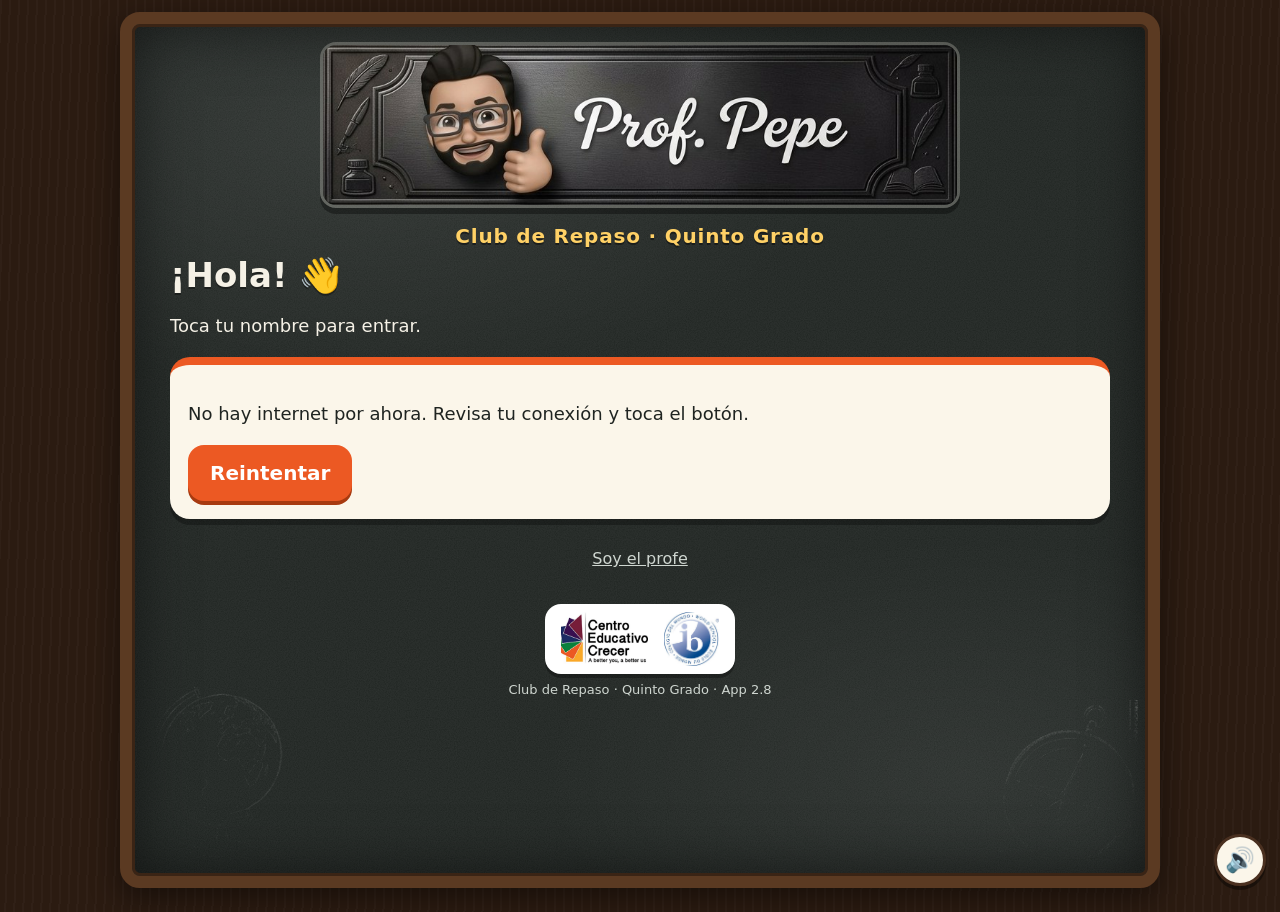
<file: index.html>
<!doctype html>
<html lang="es">
<head>
<meta charset="utf-8">
<meta name="viewport" content="width=device-width,initial-scale=1,viewport-fit=cover">
<meta name="apple-mobile-web-app-capable" content="yes">
<meta name="apple-mobile-web-app-title" content="Club de Repaso">
<meta name="theme-color" content="#202522">
<link rel="icon" href="img/favicon.png">
<link rel="apple-touch-icon" href="img/apple-touch-icon.png">
<title>Club de Repaso · Quinto Grado</title>
<link rel="stylesheet" href="styles.css">
</head>
<body>
<div id="tablero"><div id="app"></div></div>
<div id="toast" role="status" aria-live="polite"></div>
<script src="config.js"></script>
<script src="banco.js"></script>
<script src="espanol.js"></script>
<script src="fx.js"></script>
<script src="recta.js"></script>
<script src="app.js"></script>
</body>
</html>
</file>
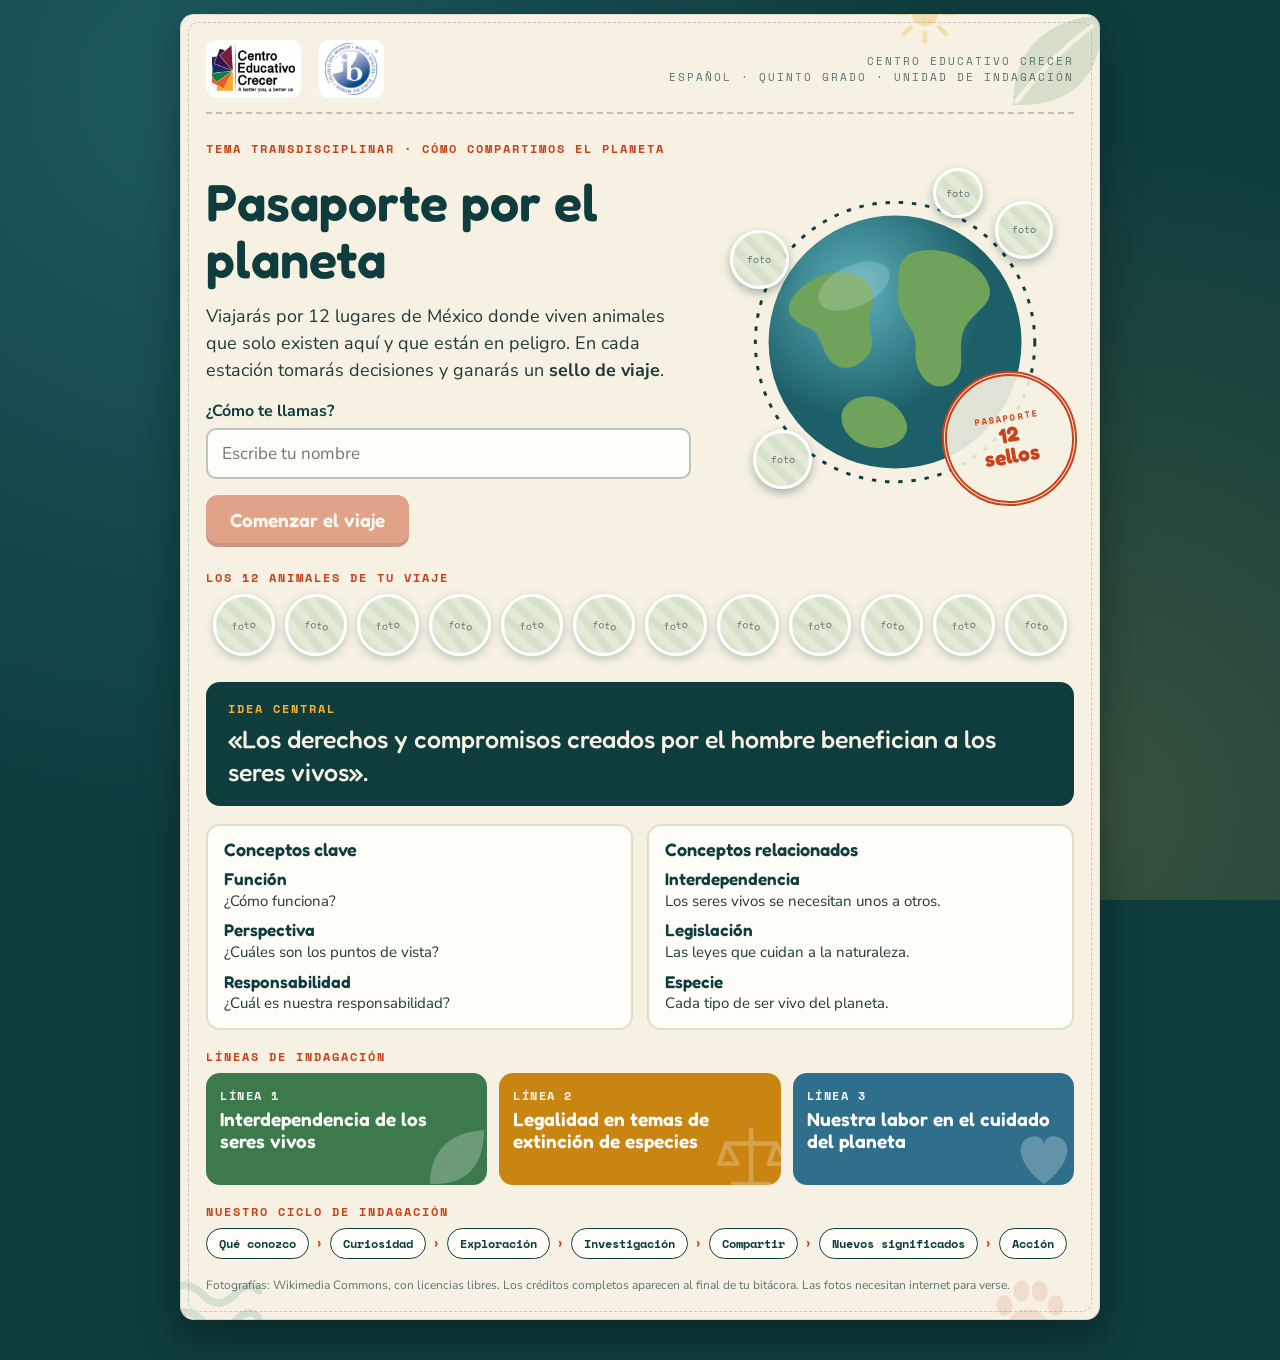
<file: pasaporte/index.html>
<!DOCTYPE html>
<html lang="es">
<head>
<meta charset="UTF-8">
<meta name="viewport" content="width=device-width, initial-scale=1, viewport-fit=cover">
<title>Pasaporte por el planeta</title>
<link rel="preconnect" href="https://fonts.googleapis.com">
<link rel="preconnect" href="https://fonts.gstatic.com" crossorigin>
<link href="https://fonts.googleapis.com/css2?family=Fredoka:wght@500;600;700&family=Nunito+Sans:ital,wght@0,400;0,600;0,700;1,400&family=Space+Mono:wght@400;700&display=swap" rel="stylesheet">
<style>
:root{
  --ink:#0F3D3E; --ink2:#0A2C2D; --paper:#F6F1E3; --paper2:#ECE5D1; --card:#FFFDF8;
  --stamp:#C8431D; --sun:#F2B134; --moss:#3C7A4B; --sea:#2E7C86; --text:#1F3B3A; --soft:#5B7371;
  --l1:#3C7A4B; --l2:#C98512; --l3:#2F6F8B;
  --display:'Fredoka','Trebuchet MS',sans-serif; --body:'Nunito Sans',system-ui,sans-serif; --mono:'Space Mono',ui-monospace,monospace;
}
*{box-sizing:border-box;-webkit-tap-highlight-color:transparent}
html,body{margin:0;padding:0}
body{
  font-family:var(--body); color:var(--text); min-height:100vh;
  background:var(--ink);
  background-image:radial-gradient(circle at 15% 10%,rgba(46,124,134,.45),transparent 55%),radial-gradient(circle at 85% 90%,rgba(242,177,52,.18),transparent 50%);
  background-attachment:fixed; padding:14px 14px 40px;
}
button{font-family:inherit;color:inherit}
:focus-visible{outline:3px solid var(--sun);outline-offset:3px}
.wrap{max-width:920px;margin:0 auto}

/* HUD */
.hud{display:flex;align-items:center;justify-content:space-between;gap:12px;color:#F6F1E3;padding:4px 6px 12px;flex-wrap:wrap}
.hud .brand{font-family:var(--display);font-weight:600;font-size:20px;letter-spacing:.3px}
.hud .brand small{display:block;font-family:var(--mono);font-size:11px;letter-spacing:1.5px;text-transform:uppercase;color:#A9C3BD;font-weight:400}
.hud .stats{display:flex;gap:10px;align-items:center}
.pill{font-family:var(--mono);font-size:13px;background:rgba(255,255,255,.1);border:1px solid rgba(255,255,255,.22);border-radius:999px;padding:6px 12px;white-space:nowrap}
.pill b{color:var(--sun)}
.hud[hidden],.bar[hidden]{display:none}
.bar{height:8px;background:rgba(255,255,255,.14);border-radius:99px;overflow:hidden;margin:0 6px 14px}
.bar i{display:block;height:100%;width:0;background:linear-gradient(90deg,var(--sun),#F7CF7A);border-radius:99px;transition:width .9s cubic-bezier(.2,.8,.2,1)}

/* book */
.book{background:var(--paper);border-radius:14px;box-shadow:0 18px 40px rgba(0,0,0,.35),inset 0 0 0 1px rgba(15,61,62,.12);padding:26px;position:relative;overflow:hidden}
.book::before{content:"";position:absolute;inset:8px;border:1.5px dashed rgba(15,61,62,.22);border-radius:10px;pointer-events:none}
.screen{display:none;position:relative}
.screen.active{display:block;animation:enter .55s cubic-bezier(.2,.8,.2,1) both}
@keyframes enter{from{opacity:0;transform:translateY(16px)}to{opacity:1;transform:none}}
.stagger>*{opacity:0;animation:enter .5s cubic-bezier(.2,.8,.2,1) forwards}
.stagger>*:nth-child(1){animation-delay:.05s}.stagger>*:nth-child(2){animation-delay:.14s}.stagger>*:nth-child(3){animation-delay:.23s}
.stagger>*:nth-child(4){animation-delay:.32s}.stagger>*:nth-child(5){animation-delay:.41s}.stagger>*:nth-child(6){animation-delay:.5s}

h1,h2,h3{font-family:var(--display);color:var(--ink);margin:0;font-weight:600;line-height:1.1}
h1{font-size:clamp(32px,6vw,52px)} h2{font-size:clamp(24px,4vw,34px)} h3{font-size:22px}
p{line-height:1.5;margin:0}
.kicker{font-family:var(--mono);font-size:12px;letter-spacing:2px;text-transform:uppercase;color:var(--stamp);font-weight:700}
.lead{font-size:18px;color:var(--text)}
.stack{display:flex;flex-direction:column;gap:16px}
.row{display:flex;gap:12px;flex-wrap:wrap;align-items:center}

.btn{appearance:none;border:0;cursor:pointer;min-height:48px;padding:12px 24px;border-radius:12px;font-family:var(--display);font-size:19px;font-weight:600;background:var(--stamp);color:#fff;box-shadow:0 4px 0 #8F2F10;transition:transform .12s,box-shadow .12s}
.btn:active{transform:translateY(3px);box-shadow:0 1px 0 #8F2F10}
.btn.alt{background:var(--ink);box-shadow:0 4px 0 #061a1b}
.btn.ghost{background:transparent;color:var(--ink);box-shadow:none;border:2px solid var(--ink)}
.btn[disabled]{opacity:.45;cursor:not-allowed}
.field{display:flex;flex-direction:column;gap:6px}
.field label{font-weight:700;font-size:16px;color:var(--ink)}
.field input,.field textarea{font-family:var(--body);font-size:17px;padding:12px 14px;border-radius:10px;border:2px solid #B8C4BC;background:var(--card);color:var(--text);min-height:48px;width:100%}
.field textarea{min-height:92px;resize:vertical}
.field input:focus,.field textarea:focus{border-color:var(--sea);outline:none}

/* start */
.start-grid{display:grid;grid-template-columns:1.2fr .8fr;gap:24px;align-items:center}
.cover-stamp{width:min(260px,70%);aspect-ratio:1;margin:0 auto;border:7px double var(--stamp);border-radius:50%;display:flex;flex-direction:column;align-items:center;justify-content:center;text-align:center;color:var(--stamp);transform:rotate(-9deg);font-family:var(--display);font-weight:700;padding:18px;animation:wob 6s ease-in-out infinite}
.cover-stamp span{font-family:var(--mono);font-size:12px;letter-spacing:2px;text-transform:uppercase}
.cover-stamp strong{font-size:34px;line-height:1}
@keyframes wob{0%,100%{transform:rotate(-9deg)}50%{transform:rotate(-5deg) scale(1.03)}}

/* map */
.map-grid{display:grid;grid-template-columns:repeat(3,1fr);gap:14px}
.station{appearance:none;text-align:left;cursor:pointer;min-height:112px;border-radius:12px;padding:14px;background:var(--card);border:2px dashed #9FB0A8;position:relative;display:flex;flex-direction:column;gap:4px;transition:transform .12s,border-color .2s}
.station:active{transform:scale(.97)}
.station:hover{border-color:var(--sea)}
.station .no{font-family:var(--mono);font-size:12px;color:var(--soft);letter-spacing:1px}
.station .nm{font-family:var(--display);font-weight:600;font-size:20px;color:var(--ink);line-height:1.1}
.station .rg{font-size:13px;color:var(--soft);line-height:1.3}
.station.done{border:2px solid var(--moss);background:#F1F7EC}
.mini{position:absolute;right:8px;top:8px;width:54px;height:54px;border:3px double var(--stamp);border-radius:50%;color:var(--stamp);font-family:var(--mono);font-size:9px;letter-spacing:.5px;display:flex;align-items:center;justify-content:center;text-align:center;transform:rotate(-12deg);font-weight:700;line-height:1.1}
.station.done .txt{padding-right:52px}

/* station / reto */
.chips{display:flex;gap:8px;flex-wrap:wrap}
.chip{font-family:var(--mono);font-size:12px;font-weight:700;border-radius:999px;padding:5px 11px;letter-spacing:.3px}
.chip.l1{background:#DDEEDC;color:#1F5A2E}.chip.l2{background:#FBE7BE;color:#7A4A00}.chip.l3{background:#D6E7EF;color:#1F5570}
.chip.c{background:#fff;border:1.5px solid var(--ink);color:var(--ink)}
.chip.sta{background:var(--sun);color:var(--ink)}.chip.nom{background:var(--ink);color:#F6F1E3}.chip.cit{border:1.5px solid var(--ink);color:var(--ink)}.chip.tbd{border:1.5px dashed var(--stamp);color:#A83715}
.card{background:var(--card);border:2px solid #E3DCC8;border-radius:14px;padding:18px}
.dots{display:flex;gap:8px}.dots i{width:34px;height:8px;border-radius:99px;background:#CFC8B0;transition:background .3s}.dots i.on{background:var(--moss)}.dots i.cur{background:var(--sun)}
.q{font-size:20px;line-height:1.45;color:var(--ink);font-weight:600}
.opts{display:flex;flex-direction:column;gap:10px}
.opt{appearance:none;text-align:left;cursor:pointer;min-height:56px;padding:14px 16px;border-radius:12px;background:var(--card);border:2px solid #C9D2CA;font-size:17px;line-height:1.4;color:var(--text);transition:transform .1s,border-color .2s,background .2s;display:flex;gap:12px;align-items:flex-start}
.opt .ltr{font-family:var(--mono);font-weight:700;background:var(--ink);color:#F6F1E3;border-radius:8px;min-width:30px;height:30px;display:flex;align-items:center;justify-content:center;flex-shrink:0}
.opt:active:not([disabled]){transform:scale(.98)}
.opt.ok{background:#E3F2DB;border-color:var(--moss);animation:pulse .6s ease;opacity:1}
.opt.bad{background:#FBE3DA;border-color:var(--stamp);animation:shake .45s;opacity:1}
.opt.dim{opacity:.55;animation:none}
.opt[disabled]{cursor:default}
@keyframes pulse{0%{transform:scale(1)}40%{transform:scale(1.025)}100%{transform:scale(1)}}
@keyframes shake{0%,100%{transform:translateX(0)}20%{transform:translateX(-8px)}40%{transform:translateX(8px)}60%{transform:translateX(-5px)}80%{transform:translateX(5px)}}
.fb{border-radius:12px;padding:14px 16px;font-size:16px;line-height:1.5;animation:enter .4s both}
.fb.good{background:#E3F2DB;border:2px solid var(--moss)}.fb.nope{background:#FBE3DA;border:2px solid var(--stamp)}.fb.hint{background:#FDF0CF;border:2px solid var(--sun)}
.fb b{font-family:var(--display);font-size:18px}
.burst{position:absolute;pointer-events:none;width:0;height:0;z-index:30}
.burst i{position:absolute;left:0;top:0;width:10px;height:10px;border-radius:2px;animation:fly .9s ease-out forwards}
@keyframes fly{to{transform:translate(var(--dx),var(--dy)) rotate(var(--r));opacity:0}}

/* stamp overlay */
#overlay{position:fixed;inset:0;background:rgba(10,44,45,.88);display:none;align-items:center;justify-content:center;flex-direction:column;gap:22px;z-index:50;padding:20px;text-align:center}
#overlay.on{display:flex;animation:fadein .3s both}
@keyframes fadein{from{opacity:0}to{opacity:1}}
.paperbit{background:var(--paper);border-radius:12px;padding:30px 38px;box-shadow:0 20px 50px rgba(0,0,0,.5);position:relative}
.bigstamp{width:260px;height:260px;border:8px double var(--stamp);border-radius:50%;color:var(--stamp);display:flex;flex-direction:column;align-items:center;justify-content:center;gap:4px;padding:18px;font-family:var(--display);font-weight:700;transform:rotate(-8deg);opacity:0;animation:drop .85s cubic-bezier(.2,.9,.3,1.25) .15s forwards;mix-blend-mode:multiply}
.bigstamp .t{font-family:var(--mono);font-size:11px;letter-spacing:2px;text-transform:uppercase}
.bigstamp .n{font-size:30px;line-height:1.05}
.bigstamp .r{font-family:var(--body);font-size:13px;font-weight:600;line-height:1.2}
.bigstamp .s{font-size:26px;letter-spacing:6px}
@keyframes drop{0%{opacity:0;transform:translateY(-320px) rotate(-40deg) scale(1.9)}60%{opacity:1;transform:translateY(6px) rotate(-6deg) scale(.96)}78%{transform:translateY(-8px) rotate(-9deg) scale(1.02)}100%{opacity:1;transform:rotate(-8deg) scale(1)}}
.ovtxt{color:#F6F1E3;font-family:var(--display);font-size:24px}

/* log */
.log h2{margin-bottom:4px}
.score-grid{display:grid;grid-template-columns:repeat(3,1fr);gap:12px}
.scorebox{background:var(--card);border:2px solid #E3DCC8;border-radius:12px;padding:14px}
.scorebox .big{font-family:var(--display);font-size:34px;font-weight:700;color:var(--ink)}
.meter{height:10px;background:#E3DCC8;border-radius:99px;overflow:hidden;margin-top:6px}.meter i{display:block;height:100%;border-radius:99px}
table.t{width:100%;border-collapse:collapse;font-size:15px}
table.t th,table.t td{border-bottom:1.5px solid #D9D1BA;padding:8px 6px;text-align:left;vertical-align:top}
table.t th{font-family:var(--mono);font-size:12px;text-transform:uppercase;letter-spacing:1px;color:var(--soft)}
.ans{background:var(--card);border:1.5px solid #D9D1BA;border-radius:10px;padding:12px 14px;white-space:pre-wrap}
.ans small{display:block;font-family:var(--mono);color:var(--stamp);text-transform:uppercase;letter-spacing:1px;margin-bottom:4px;font-size:11px;font-weight:700}


/* logos / portada / fotos / decoración */
.logos{display:flex;align-items:center;gap:18px;flex-wrap:wrap}
.logo{height:56px;width:auto;max-width:220px;object-fit:contain;display:block;background:#fff;border-radius:10px;padding:3px 6px}
.logo-txt{font-family:var(--display);font-weight:600;color:var(--ink);font-size:18px;letter-spacing:.3px;border-left:4px solid var(--stamp);padding-left:10px;line-height:1.1}
.hudlogos{display:flex;gap:8px;align-items:center}
.hudlogos .logo{height:34px;background:rgba(255,255,255,.94);border-radius:8px;padding:3px 7px}
.hudlogos .logo-txt{display:none}
.hudrow{display:flex;align-items:center;gap:14px}
.screen{z-index:1}
.deco{position:absolute;pointer-events:none;color:var(--moss);opacity:.16;z-index:0;animation:sway 8s ease-in-out infinite;transform-origin:50% 90%}
.deco.d1{width:120px;height:120px;right:-18px;top:-14px}
.deco.d2{width:96px;height:96px;left:-14px;bottom:-34px;color:var(--sea);animation-delay:-3s}
.deco.d3{width:84px;height:84px;right:30px;bottom:-34px;color:var(--stamp);animation-delay:-5s;opacity:.12}
.deco.d4{width:70px;height:70px;right:140px;top:-36px;color:var(--sun);opacity:.3;animation-delay:-2s}
@keyframes sway{0%,100%{transform:rotate(-6deg)}50%{transform:rotate(6deg) translateY(-6px)}}
.cover{display:flex;flex-direction:column;gap:26px}
.cover-top{display:flex;justify-content:space-between;align-items:center;gap:12px;flex-wrap:wrap;padding-bottom:14px;border-bottom:2px dashed rgba(15,61,62,.25)}
.cover-top .tag{font-family:var(--mono);font-size:11px;letter-spacing:2px;text-transform:uppercase;color:var(--soft);text-align:right}
.hero{display:grid;grid-template-columns:minmax(0,1.15fr) minmax(0,.85fr);gap:24px;align-items:center}
.globe{position:relative;width:min(310px,82%);aspect-ratio:1;margin:0 auto}
.globe svg.g{width:100%;height:100%;display:block;animation:spin 40s linear infinite}
@keyframes spin{to{transform:rotate(360deg)}}
.globe .cover-stamp{position:absolute;right:-12%;bottom:-6%;width:46%;margin:0;border-width:5px;padding:6px;background:rgba(246,241,227,.9);animation:none;transform:rotate(-9deg)}
.globe .cover-stamp strong{font-size:21px}.globe .cover-stamp span{font-size:9px;letter-spacing:1.2px}
.orb{position:absolute;width:20%;aspect-ratio:1;border-radius:50%;border:3px solid #fff;box-shadow:0 4px 10px rgba(15,61,62,.35);animation:bob 5s ease-in-out infinite}
.orb.o1{left:-6%;top:12%}.orb.o2{right:-4%;top:2%;animation-delay:-1.5s}.orb.o3{left:2%;bottom:0;animation-delay:-3s}.orb.o4{right:20%;top:-9%;animation-delay:-4s;width:17%}
@keyframes bob{0%,100%{transform:translateY(0)}50%{transform:translateY(-8px)}}
.strip{display:flex;flex-wrap:wrap;justify-content:center;gap:10px}
.strip .ph{width:62px;height:62px;border-radius:50%;border:3px solid #fff;box-shadow:0 3px 8px rgba(15,61,62,.25)}
.strip .ph:nth-child(odd){transform:rotate(-5deg)}.strip .ph:nth-child(even){transform:rotate(5deg)}
.unit{display:flex;flex-direction:column;gap:18px}
.idea{background:var(--ink);color:#F6F1E3;border-radius:14px;padding:18px 22px}
.idea .kicker{color:var(--sun)}
.idea p{font-family:var(--display);font-size:clamp(18px,2.6vw,25px);line-height:1.3;margin-top:6px;font-weight:500}
.cgrid{display:grid;grid-template-columns:repeat(2,minmax(0,1fr));gap:14px}
.cbox{background:var(--card);border:2px solid #E3DCC8;border-radius:14px;padding:14px 16px}
.cbox h3{font-size:18px;margin-bottom:8px}
.cl{display:flex;flex-direction:column;gap:8px}
.cl div{font-size:15px;line-height:1.35}.cl b{font-family:var(--display);font-size:17px;color:var(--ink);font-weight:600}
.lgrid{display:grid;grid-template-columns:repeat(3,minmax(0,1fr));gap:12px}
.lcard{border-radius:14px;padding:14px 14px 16px;color:#fff;position:relative;overflow:hidden;min-height:112px}
.lcard .n{font-family:var(--mono);font-size:12px;letter-spacing:1.5px;text-transform:uppercase;opacity:.92;font-weight:700}
.lcard .t{font-family:var(--display);font-size:19px;font-weight:600;line-height:1.15;margin-top:4px;position:relative}
.lcard svg{position:absolute;right:-6px;bottom:-8px;width:72px;height:72px;opacity:.25;color:#fff}
.cycle{display:flex;flex-wrap:wrap;gap:6px 8px;align-items:center}
.cycle span{font-family:var(--mono);font-size:12px;background:var(--card);border:1.5px solid var(--ink);border-radius:999px;padding:6px 12px;color:var(--ink);font-weight:700}
.cycle i{font-style:normal;color:var(--stamp);font-weight:700}
.fine{font-size:12px;color:var(--soft);line-height:1.4}
.sect{font-family:var(--mono);font-size:12px;letter-spacing:2px;text-transform:uppercase;color:var(--stamp);font-weight:700;margin-bottom:8px}
.ph{display:block;position:relative;overflow:hidden;background:#DCD6C0;flex-shrink:0}
.ph img{width:100%;height:100%;object-fit:cover;display:block}
.ph.fail{background:repeating-linear-gradient(45deg,#E3EBD8 0 8px,#D6E2CA 8px 16px)}
.ph.fail::after{content:"foto";position:absolute;inset:0;display:flex;align-items:center;justify-content:center;font-family:var(--mono);font-size:10px;color:var(--soft)}
.ph.big{width:100%;aspect-ratio:4/3;border-radius:12px;border:5px solid #fff;box-shadow:0 8px 20px rgba(15,61,62,.28);transform:rotate(-1.5deg)}
.ph.big.fail::after{font-size:14px;padding:14px;text-align:center;content:"No se pudo cargar la foto. Revisa que el iPad tenga internet."}
.ph.sm{width:44px;height:44px;border-radius:50%;border:2px solid #fff;box-shadow:0 2px 6px rgba(15,61,62,.3)}
.ph.xs{width:34px;height:34px;border-radius:50%}
.ph.pol{position:absolute;right:-30px;top:-34px;width:112px;height:112px;border-radius:50%;border:5px solid #fff;box-shadow:0 6px 16px rgba(0,0,0,.4);transform:rotate(8deg);z-index:2;opacity:0;animation:fadein .5s .9s forwards}
.fig{margin:0}.fig figcaption{margin-top:10px;font-size:11px;color:var(--soft);line-height:1.35}.fig a{color:var(--sea)}
.intro-grid{display:grid;grid-template-columns:minmax(0,.95fr) minmax(0,1.05fr);gap:18px;align-items:start}
.tn{display:flex;align-items:center;gap:8px}
.credits{font-size:12px;color:var(--soft);line-height:1.55}.credits a{color:inherit}
.paws{display:flex;gap:10px;margin-bottom:16px;color:var(--moss);opacity:.28}.paws svg{width:22px;height:22px}.paws svg:nth-child(even){transform:translateY(8px) rotate(14deg)}.paws svg:nth-child(odd){transform:rotate(-10deg)}
.station{flex-direction:row;align-items:center;gap:12px}
.station .ph{width:62px;height:62px;border-radius:50%;border:3px solid #fff;box-shadow:0 2px 6px rgba(15,61,62,.3)}
.station:not(.done) .ph img{filter:grayscale(1) contrast(.95);opacity:.8}
.station .txt{display:flex;flex-direction:column;gap:3px;min-width:0}

@media (max-width:720px){
  .map-grid{grid-template-columns:repeat(2,minmax(0,1fr))} .start-grid{grid-template-columns:1fr} .score-grid{grid-template-columns:1fr}
  .hero{grid-template-columns:1fr} .globe{width:min(260px,70%)} .cgrid,.lgrid{grid-template-columns:1fr} .intro-grid{grid-template-columns:1fr} .ph.pol{right:-12px;width:84px;height:84px}
  .cover-top .tag{text-align:left}
  .book{padding:18px}
}
@media (max-width:480px){
  .map-grid{grid-template-columns:minmax(0,1fr)}
  .station{min-height:96px}
  body{padding:10px 10px 32px}
  .btn{width:100%}
}
@media (prefers-reduced-motion:reduce){
  *,*::before,*::after{animation-duration:.01ms!important;animation-delay:0s!important;transition-duration:.01ms!important}
  .stagger>*{opacity:1}
}
@media print{
  body{background:#fff;padding:0}
  .hud,.bar,.no-print,#overlay,.deco,.screen:not(#s-log){display:none!important}
  #s-log{display:block!important;animation:none}
  .book{box-shadow:none;border-radius:0;padding:0;background:#fff}.book::before{display:none}
  .wrap{max-width:none}
  .scorebox,.ans,.card{break-inside:avoid}
}
</style>
</head>
<body>
<svg width="0" height="0" style="position:absolute" aria-hidden="true" focusable="false">
<symbol id="i-leaf" viewBox="0 0 64 64"><path d="M8 56C8 28 24 10 56 8C56 40 40 56 12 56Z" fill="currentColor"/><path d="M10 54C22 38 34 26 50 14" stroke="#F6F1E3" stroke-width="2.5" fill="none" stroke-linecap="round"/></symbol>
<symbol id="i-paw" viewBox="0 0 64 64"><ellipse cx="32" cy="42" rx="15" ry="12" fill="currentColor"/><ellipse cx="14" cy="27" rx="6" ry="8" fill="currentColor"/><ellipse cx="27" cy="16" rx="6" ry="8" fill="currentColor"/><ellipse cx="41" cy="16" rx="6" ry="8" fill="currentColor"/><ellipse cx="53" cy="27" rx="6" ry="8" fill="currentColor"/></symbol>
<symbol id="i-wave" viewBox="0 0 64 64"><path d="M2 24c8-8 14-8 22 0s14 8 22 0 12-6 16-2M2 42c8-8 14-8 22 0s14 8 22 0 12-6 16-2" stroke="currentColor" stroke-width="5" fill="none" stroke-linecap="round"/></symbol>
<symbol id="i-sun" viewBox="0 0 64 64"><circle cx="32" cy="32" r="12" fill="currentColor"/><g stroke="currentColor" stroke-width="4" stroke-linecap="round"><path d="M32 6v8M32 50v8M6 32h8M50 32h8M13 13l6 6M45 45l6 6M13 51l6-6M45 19l6-6"/></g></symbol>
<symbol id="i-law" viewBox="0 0 64 64"><g stroke="currentColor" stroke-width="4" fill="none" stroke-linecap="round" stroke-linejoin="round"><path d="M32 8v46M16 56h32M10 20h44"/><path d="M10 20l-6 18h16zM54 20l-6 18h16z"/></g></symbol>
<symbol id="i-heart" viewBox="0 0 64 64"><path d="M32 56C8 38 6 19 20 14c7-2 12 2 12 8 0-6 5-10 12-8 14 5 12 24-12 42Z" fill="currentColor"/></symbol>
</svg>

<div class="wrap">

  <div class="hud" id="hud" hidden>
    <div class="hudrow"><div class="hudlogos" data-logos="34"></div><div class="brand">Pasaporte por el planeta<small>Cómo compartimos el planeta</small></div></div>
    <div class="stats"><span class="pill">Sellos <b id="hudSellos">0</b>/12</span><span class="pill">Puntos <b id="hudPts">0</b></span></div>
  </div>
  <div class="bar" id="bar" hidden><i id="barFill"></i></div>

  <main class="book">
    <svg class="deco d1" aria-hidden="true"><use href="#i-leaf"/></svg>
    <svg class="deco d2" aria-hidden="true"><use href="#i-wave"/></svg>
    <svg class="deco d3" aria-hidden="true"><use href="#i-paw"/></svg>
    <svg class="deco d4" aria-hidden="true"><use href="#i-sun"/></svg>

    <!-- INICIO / PORTADA -->
    <section class="screen active" id="s-start">
      <div class="cover">
        <div class="cover-top">
          <div class="logos" data-logos="58"></div>
          <div class="tag">Centro Educativo Crecer<br>Español · Quinto grado · Unidad de indagación</div>
        </div>

        <div class="hero">
          <div class="stack stagger">
            <div class="kicker">Tema transdisciplinar · Cómo compartimos el planeta</div>
            <h1>Pasaporte por el planeta</h1>
            <p class="lead">Viajarás por 12 lugares de México donde viven animales que solo existen aquí y que están en peligro. En cada estación tomarás decisiones y ganarás un <b>sello de viaje</b>.</p>
            <div class="field"><label for="nombre">¿Cómo te llamas?</label><input id="nombre" type="text" maxlength="40" autocomplete="off" placeholder="Escribe tu nombre"></div>
            <div class="row"><button class="btn" id="btnStart" disabled>Comenzar el viaje</button></div>
          </div>
          <div class="globe" aria-hidden="true">
            <svg class="g" viewBox="0 0 200 200">
              <defs><radialGradient id="sea" cx="35%" cy="30%"><stop offset="0" stop-color="#5BB0BA"/><stop offset="1" stop-color="#1D5F69"/></radialGradient><clipPath id="gc"><circle cx="100" cy="100" r="86"/></clipPath></defs>
              <circle cx="100" cy="100" r="95" fill="none" stroke="#0F3D3E" stroke-width="2" stroke-dasharray="3 6"/>
              <circle cx="100" cy="100" r="86" fill="url(#sea)"/>
              <g clip-path="url(#gc)" fill="#6FA35B">
                <path d="M30 70C45 50 70 48 82 60C90 70 78 82 84 96C88 110 70 122 60 116C48 108 52 94 40 90C30 86 24 78 30 70Z"/>
                <path d="M110 40C130 32 158 44 164 62C168 76 150 80 146 94C142 108 150 120 138 128C124 136 112 120 114 104C116 90 100 84 102 66C103 54 100 46 110 40Z"/>
                <path d="M70 140C84 132 104 140 108 156C110 168 92 176 78 170C64 164 58 148 70 140Z"/>
              </g>
              <ellipse cx="72" cy="62" rx="26" ry="14" fill="#fff" opacity=".18" transform="rotate(-25 72 62)"/>
            </svg>
            <span class="orb o1" id="orb1"></span><span class="orb o2" id="orb2"></span><span class="orb o3" id="orb3"></span><span class="orb o4" id="orb4"></span>
            <div class="cover-stamp"><span>Pasaporte</span><strong>12<br>sellos</strong></div>
          </div>
        </div>

        <div><div class="sect">Los 12 animales de tu viaje</div><div class="strip" id="strip"></div></div>

        <div class="unit">
          <div class="idea"><div class="kicker">Idea central</div><p>«Los derechos y compromisos creados por el hombre benefician a los seres vivos».</p></div>

          <div class="cgrid">
            <div class="cbox"><h3>Conceptos clave</h3><div class="cl">
              <div><b>Función</b><br>¿Cómo funciona?</div>
              <div><b>Perspectiva</b><br>¿Cuáles son los puntos de vista?</div>
              <div><b>Responsabilidad</b><br>¿Cuál es nuestra responsabilidad?</div>
            </div></div>
            <div class="cbox"><h3>Conceptos relacionados</h3><div class="cl">
              <div><b>Interdependencia</b><br>Los seres vivos se necesitan unos a otros.</div>
              <div><b>Legislación</b><br>Las leyes que cuidan a la naturaleza.</div>
              <div><b>Especie</b><br>Cada tipo de ser vivo del planeta.</div>
            </div></div>
          </div>

          <div><div class="sect">Líneas de indagación</div>
            <div class="lgrid">
              <div class="lcard" style="background:var(--l1)"><div class="n">Línea 1</div><div class="t">Interdependencia de los seres vivos</div><svg aria-hidden="true"><use href="#i-leaf"/></svg></div>
              <div class="lcard" style="background:var(--l2)"><div class="n">Línea 2</div><div class="t">Legalidad en temas de extinción de especies</div><svg aria-hidden="true"><use href="#i-law"/></svg></div>
              <div class="lcard" style="background:var(--l3)"><div class="n">Línea 3</div><div class="t">Nuestra labor en el cuidado del planeta</div><svg aria-hidden="true"><use href="#i-heart"/></svg></div>
            </div>
          </div>

          <div><div class="sect">Nuestro ciclo de indagación</div>
            <div class="cycle"><span>Qué conozco</span><i>›</i><span>Curiosidad</span><i>›</i><span>Exploración</span><i>›</i><span>Investigación</span><i>›</i><span>Compartir</span><i>›</i><span>Nuevos significados</span><i>›</i><span>Acción</span></div>
          </div>

          <p class="fine">Fotografías: Wikimedia Commons, con licencias libres. Los créditos completos aparecen al final de tu bitácora. Las fotos necesitan internet para verse.</p>
        </div>
      </div>
    </section>

    <!-- MAPA -->
    <section class="screen" id="s-map">
      <div class="stack">
        <div><div class="paws" aria-hidden="true"><svg><use href="#i-paw"/></svg><svg><use href="#i-paw"/></svg><svg><use href="#i-paw"/></svg><svg><use href="#i-paw"/></svg><svg><use href="#i-paw"/></svg></div><div class="kicker">Tu ruta</div><h2>Elige tu siguiente estación</h2><p style="margin-top:6px">Puedes visitar las estaciones en el orden que quieras. Toca una para empezar.</p></div>
        <div class="map-grid" id="mapGrid"></div>
        <div class="row" id="mapActions"></div>
      </div>
    </section>

    <!-- ESTACIÓN -->
    <section class="screen" id="s-station">
      <div class="stack" id="stationBody"></div>
    </section>

    <!-- REFLEXIÓN -->
    <section class="screen" id="s-reflect">
      <div class="stack">
        <div><div class="kicker">Pasaporte completo</div><h2>Tu reflexión final</h2><p style="margin-top:6px">Ya conociste a los 12 animales. Escribe con tus palabras lo que pensabas y lo que piensas ahora.</p></div>
        <div class="field"><label for="r1">Antes yo pensaba que…</label><textarea id="r1"></textarea></div>
        <div class="field"><label for="r2">Ahora pienso que…</label><textarea id="r2"></textarea></div>
        <div class="field"><label for="r3">Mi compromiso para cuidar a los seres vivos es…</label><textarea id="r3"></textarea></div>
        <div class="field"><label for="r4">Una pregunta que todavía me da curiosidad (opcional)</label><textarea id="r4"></textarea></div>
        <div class="row"><button class="btn" id="btnLog" disabled>Ver mi bitácora</button></div>
      </div>
    </section>

    <!-- BITÁCORA -->
    <section class="screen log" id="s-log">
      <div class="stack" id="logBody"></div>
    </section>
  </main>
</div>

<div id="overlay" role="dialog" aria-modal="true" aria-label="Sello ganado"></div>

<script>
/* =========================================================
   DATOS: 12 estaciones × 3 retos (uno por línea de indagación)
   l = línea (1,2,3) · c = concepto · t = tipo de reto
   La PRIMERA opción es la correcta; el juego las revuelve.
   ========================================================= */
const LINEAS = {
  1:{n:'Línea 1', t:'Interdependencia de los seres vivos'},
  2:{n:'Línea 2', t:'Legalidad en temas de extinción de especies'},
  3:{n:'Línea 3', t:'Nuestra labor en el cuidado del planeta'}
};
const CONCEPTOS = [
  {n:'Función', k:'Concepto clave'},
  {n:'Perspectiva', k:'Concepto clave'},
  {n:'Responsabilidad', k:'Concepto clave'},
  {n:'Interdependencia', k:'Concepto relacionado'},
  {n:'Legislación', k:'Concepto relacionado'},
  {n:'Especie', k:'Concepto relacionado'}
];
const R = (l,c,t,q,o,e)=>({l,c,t,q,o,e});

const DATA = [
 { n:'Ajolote', sci:'Ambystoma mexicanum', rg:'Canales de Xochimilco, Ciudad de México',
   st:[['sta','UICN · Peligro crítico'],['nom','NOM-059 · En peligro de extinción']],
   dato:'Es un anfibio que conserva sus branquias toda la vida y puede regenerar partes de su cuerpo.',
   retos:[
    R(1,'Interdependencia','Red de vida','Alguien soltó tilapias y carpas en los canales de Xochimilco. ¿Qué le pasa al ajolote?',
      ['Esos peces se comen sus huevos y crías y le quitan alimento, así que sobreviven menos ajolotes.','Nada: los peces y los ajolotes se llevan bien.','Los ajolotes crecen más porque tienen más compañía.'],
      'Cuando llega una especie de otro lugar, cambia toda la red de vida. Las tilapias y las carpas compiten con el ajolote por el alimento y se comen sus huevos y crías.'),
    R(2,'Legislación','La ley','Un amigo quiere llevarse un ajolote silvestre a su casa «para cuidarlo». El ajolote está en la NOM-059 como especie en peligro de extinción. ¿Qué haces?',
      ['Le explico que las leyes protegen a las especies en peligro y que sacarlas de su hábitat sin permiso está prohibido.','Le digo que no pasa nada, porque es solo uno.','Lo ayudo a atraparlo, pero lo devolvemos en un mes.'],
      'La Ley General de Vida Silvestre prohíbe capturar o sacar de su hábitat a especies protegidas sin autorización. Aunque sea solo uno, cada ajolote cuenta.'),
    R(3,'Responsabilidad','Mi compromiso','Ya no quieres a los peces de tu pecera. ¿Qué decides?',
      ['Los regalo a alguien que los cuide y nunca los suelto en un canal ni en un río.','Los suelto en un canal: allí tendrán más espacio.','Los tiro al drenaje.'],
      'Soltar mascotas puede introducir especies que dañan a las nativas, como pasó con la tilapia y la carpa. Cuidar o regalar es lo responsable.')
   ]},
 { n:'Vaquita marina', sci:'Phocoena sinus', rg:'Alto Golfo de California',
   st:[['sta','UICN · Peligro crítico'],['nom','NOM-059 · En peligro de extinción']],
   dato:'Es la marsopa más pequeña del mundo y quedan muy pocas.',
   retos:[
    R(1,'Función','Red de vida','La vaquita come peces pequeños, calamares y crustáceos. ¿Qué papel tiene en la red de vida del mar?',
      ['Es consumidora: se alimenta de otros animales y ayuda a equilibrar sus poblaciones.','Es productora: fabrica su alimento con la luz del sol.','Es descomponedora: convierte los restos en nutrientes.'],
      'Los animales que se alimentan de otros seres vivos son consumidores. Las productoras son plantas y algas, y las descomponedoras son hongos, bacterias y lombrices.'),
    R(2,'Perspectiva','Voces','Las redes de pesca ilegales enredan a las vaquitas, pero muchas familias del Alto Golfo viven de la pesca. ¿Qué propuesta escucha a todas las partes?',
      ['Usar artes de pesca que no enreden a las vaquitas y apoyar a las familias con otras formas de ganarse la vida.','Prohibir toda la pesca para siempre, sin ofrecer ayuda a nadie.','No cambiar nada, porque la pesca es lo más importante.'],
      'Perspectiva es ponerse en el lugar de los demás. La mejor propuesta cuida a la vaquita y también a las familias que dependen de la pesca.'),
    R(3,'Responsabilidad','Mi compromiso','Tu familia va a comprar camarón o pescado. ¿Qué decisión ayuda más a la vaquita?',
      ['Preferir productos de pesca legal y responsable, y preguntar de dónde vienen.','Comprar lo más barato sin preguntar nada.','Comprar el doble para que los pescadores ganen más.'],
      'Lo que compramos influye en cómo se pesca. Preguntar y elegir productos de pesca legal desanima a la pesca ilegal que daña a la vaquita.')
   ]},
 { n:'Totoaba', sci:'Totoaba macdonaldi', rg:'Golfo de California',
   st:[['sta','UICN · Peligro crítico'],['nom','NOM-059 · En peligro de extinción'],['cit','CITES · Apéndice I']],
   dato:'Es un pez enorme: puede medir hasta 2 metros de largo.',
   retos:[
    R(1,'Interdependencia','Red de vida','La vaquita y la totoaba viven en el mismo mar y se pesca totoaba con redes ilegales. ¿Qué pasa con la vaquita?',
      ['Se enreda en esas mismas redes: proteger a una especie ayuda también a la otra.','Nada: no tienen ninguna relación.','Se alimenta de la totoaba, así que le va mejor.'],
      'Las dos especies comparten el mar y las redes ilegales atrapan a ambas. La interdependencia no siempre es de comida: también compartimos peligros.'),
    R(2,'Legislación','La ley','La totoaba está en el Apéndice I de CITES. ¿Qué significa?',
      ['Que su comercio internacional con fines comerciales está prohibido.','Que se puede vender en cualquier país si tiene un permiso de pesca.','Que solo se puede pescar en invierno.'],
      'CITES es un acuerdo entre países para vigilar el comercio de especies silvestres. El Apéndice I es para las más amenazadas: su comercio internacional está prohibido.'),
    R(3,'Responsabilidad','Mi compromiso','Ves un anuncio en internet que vende «buche de totoaba». ¿Qué haces?',
      ['No lo compro ni lo comparto, y le aviso a un adulto para que lo reporte a las autoridades ambientales.','Lo comparto para que otros lo vean.','Lo compro para tenerlo de recuerdo.'],
      'Comprar o compartir estos anuncios mantiene vivo el negocio ilegal. Avisar a un adulto para reportarlo a la PROFEPA, la autoridad que vigila el cuidado del ambiente, sí ayuda.')
   ]},
 { n:'Mapache pigmeo', sci:'Procyon pygmaeus', rg:'Isla de Cozumel, Quintana Roo',
   st:[['sta','UICN · Peligro crítico'],['nom','NOM-059 · En peligro de extinción']],
   dato:'Solo vive en la isla de Cozumel y es más pequeño que el mapache común.',
   retos:[
    R(1,'Especie','Red de vida','El mapache pigmeo solo vive en Cozumel. ¿Por qué eso lo hace tan frágil?',
      ['Porque si su hábitat se daña, no tiene otro lugar del mundo a dónde ir.','Porque es muy grande y necesita mucho espacio.','Porque en la isla no hay comida para nadie.'],
      'Una especie endémica solo vive en un lugar. Si desaparece de ahí, desaparece del planeta.'),
    R(2,'Perspectiva','Voces','Una empresa quiere construir un hotel en la selva donde vive el mapache y dice que dará empleos. Una bióloga pide cuidar su hogar. ¿Qué propuesta es mejor?',
      ['Buscar un terreno que ya esté transformado y cuidar la selva donde vive el mapache.','Construir donde sea: lo importante son los empleos.','Prohibir cualquier construcción en toda la isla.'],
      'Escuchar a las dos voces permite buscar una solución que cuide la selva y también dé trabajo.'),
    R(3,'Responsabilidad','Mi compromiso','Vives en Cozumel y tu gato sale solo por las noches. ¿Qué decides?',
      ['Lo mantengo en casa o bajo mi cuidado, y le pido a mi familia que lo esterilice.','Lo dejo libre: es su naturaleza.','Lo suelto en la selva.'],
      'Los perros y gatos que andan sueltos cazan fauna silvestre. Cuidarlos y mantenerlos en casa protege a las especies de la isla.')
   ]},
 { n:'Rata canguro de San Quintín', sci:'Dipodomys gravipes', rg:'Costa de San Quintín, Baja California',
   st:[['sta','UICN · Peligro crítico'],['tbd','NOM-059 · Por confirmar']],
   dato:'Salta sobre sus patas traseras como un canguro. Se creyó extinta y reapareció en 2017.',
   retos:[
    R(1,'Función','Red de vida','La rata canguro come semillas y es alimento de búhos, serpientes y coyotes. ¿Qué papel tiene en su ecosistema?',
      ['Ayuda a dispersar semillas y es alimento de otros animales.','No cumple ningún papel en el ecosistema.','Se come a los búhos para controlarlos.'],
      'Cada especie cumple una función. En la cadena alimentaria es alimento de otros y, al guardar semillas, ayuda a que algunas plantas se rieguen por el suelo.'),
    R(2,'Especie','La ley','En 2017 se volvió a ver a esta rata que se creía desaparecida. ¿Qué conclusión es la mejor?',
      ['Hay que seguir estudiándola y cuidando su hábitat: que reaparezca no significa que esté a salvo.','Ya no necesita protección.','Seguramente nunca estuvo en peligro.'],
      'La Lista Roja de la UICN la mantiene en peligro crítico. Haberla visto de nuevo es una oportunidad para protegerla antes de que sea tarde.'),
    R(3,'Perspectiva','Voces','Quieren convertir en cultivo las dunas donde vive. ¿Qué decisión escucha a más personas?',
      ['Pedir que antes se estudie el impacto y se escuche a agricultores, científicos y a la comunidad.','Que decidan solo los agricultores.','No escuchar a nadie y esperar a ver qué pasa.'],
      'Antes de decidir conviene escuchar y conocer los efectos. Así se pueden buscar acuerdos que cuiden a la especie.')
   ]},
 { n:'Achoque', sci:'Ambystoma dumerilii', rg:'Lago de Pátzcuaro, Michoacán',
   st:[['sta','UICN · Peligro crítico'],['tbd','NOM-059 · Por confirmar']],
   dato:'Es pariente del ajolote: otra salamandra que conserva sus branquias.',
   retos:[
    R(1,'Especie','Red de vida','El achoque y el ajolote son parientes. ¿Qué tienen en común?',
      ['Son salamandras que viven en el agua y conservan sus branquias toda la vida.','Los dos son peces de río.','Los dos viven en el desierto.'],
      'Son anfibios del mismo género. Viven en lagos distintos: el ajolote en Xochimilco y el achoque en Pátzcuaro.'),
    R(2,'Legislación','La ley','La NOM-059 usa categorías como «amenazada» o «en peligro de extinción». ¿Para qué sirve?',
      ['Para decidir qué especies necesitan protección legal en México.','Para dar permisos de caza a todos.','Para ponerles nombres a las especies.'],
      'La NOM-059-SEMARNAT es la lista oficial de especies en riesgo en México. Si una especie está en ella, la ley exige protegerla.'),
    R(3,'Responsabilidad','Mi compromiso','El lago de Pátzcuaro recibe basura y aguas sucias. ¿Qué acción de tu comunidad ayuda más?',
      ['No tirar basura ni detergentes cerca del lago y participar en jornadas de limpieza.','Tirar la basura en la orilla: el agua se la llevará.','Esperar a que alguien más lo resuelva.'],
      'La contaminación daña al achoque y a todos los seres vivos del lago. Cada persona puede ayudar con acciones sencillas.')
   ]},
 { n:'Teporingo', sci:'Romerolagus diazi', rg:'Volcanes del centro de México',
   st:[['sta','UICN · En peligro'],['nom','NOM-059 · En peligro de extinción']],
   dato:'Es uno de los conejos más pequeños del mundo y vive entre los zacatones.',
   retos:[
    R(1,'Interdependencia','Red de vida','El teporingo y el gorrión serrano viven en el mismo zacatonal. Un incendio quema el zacatón. ¿Qué pasa?',
      ['Los dos pierden alimento y refugio, y también otros seres vivos que viven allí.','Solo se afecta el zacatón.','Los teporingos viven mejor sin pasto.'],
      'Los seres vivos de un mismo lugar dependen unos de otros y del hábitat. Si se daña el zacatonal, se afecta toda la red.'),
    R(2,'Legislación','La ley','Parte de su hábitat está en el Parque Nacional Izta-Popo. ¿Para qué sirve un parque nacional?',
      ['Para proteger ecosistemas completos y las especies que viven en ellos, con reglas para quienes lo visitan.','Para construir ciudades.','Para vender madera sin control.'],
      'Los parques nacionales son áreas naturales protegidas por ley. Tienen reglas para cuidar la naturaleza.'),
    R(3,'Responsabilidad','Mi compromiso','Vas de excursión a los volcanes con tu familia. ¿Qué decisión cuida al teporingo?',
      ['No hacer fogatas, seguir los senderos y llevarme mi basura.','Hacer una fogata para calentarnos.','Perseguir a los conejos para tomarles fotos.'],
      'Los incendios y caminar fuera de los senderos destruyen el zacatonal, que es su casa.')
   ]},
 { n:'Perrito de la pradera', sci:'Cynomys mexicanus', rg:'Pastizales de Coahuila y San Luis Potosí',
   st:[['sta','UICN · En peligro'],['nom','NOM-059 · En peligro de extinción']],
   dato:'Vive en colonias con muchas madrigueras y avisa del peligro con ladridos.',
   retos:[
    R(1,'Función','Red de vida','Los perritos de la pradera cavan madrigueras donde se refugian otros animales. ¿Qué función cumplen?',
      ['Hacen refugios para otros animales y ayudan a que el suelo se airee.','Contaminan el pastizal.','Solo comen carne y no ayudan a nadie.'],
      'Sus madrigueras sirven a otras especies y remueven la tierra. Por eso se les considera «ingenieros» del pastizal.'),
    R(2,'Perspectiva','Voces','Un ganadero dice que los perritos se comen el pasto. Una bióloga dice que son importantes para el pastizal. ¿Qué propuesta es mejor?',
      ['Buscar formas de que el ganado y los perritos compartan el pastizal, con apoyo y reglas claras.','Envenenar a los perritos.','Quitarle el terreno al ganadero sin hablar con él.'],
      'Envenenar daña a toda la red de vida. Escuchar a las dos partes ayuda a encontrar acuerdos.'),
    R(3,'Responsabilidad','Mi compromiso','Un pastizal va a convertirse en campo de cultivo. ¿Qué puede hacer tu comunidad?',
      ['Informarse, hablar con las autoridades y apoyar a organizaciones que cuidan los pastizales.','Nada: no se puede hacer nada.','Quemar el pastizal para que se vea limpio.'],
      'Los pastizales también son hábitats. Informarse y participar es una forma de comprometerse.')
   ]},
 { n:'Tortuga bisagra', sci:'Terrapene coahuila', rg:'Valle de Cuatro Ciénegas, Coahuila',
   st:[['sta','UICN · En peligro'],['nom','NOM-059 · En peligro de extinción'],['cit','CITES · Apéndice I']],
   dato:'Puede cerrar su caparazón como una caja gracias a una «bisagra» en la parte de abajo.',
   retos:[
    R(1,'Interdependencia','Red de vida','En Cuatro Ciénegas hay pozas de agua en pleno desierto. ¿Qué pasa si una poza se seca?',
      ['Pierden su hogar la tortuga y muchos seres que dependen del agua, como peces y plantas.','Solo se pierde agua.','Las tortugas se mudan sin problema.'],
      'Las pozas son el centro de la vida del lugar. Si se secan, se rompe toda la red.'),
    R(2,'Legislación','La ley','La tortuga bisagra está en la NOM-059 y en el Apéndice I de CITES. ¿Qué pueden lograr estas leyes?',
      ['Prohibir su comercio y ayudar a proteger el lugar donde vive.','Convertirla en mascota legal.','Nada: son solo papeles.'],
      'Las leyes y los acuerdos son herramientas: prohíben el comercio y obligan a cuidar su hábitat. Funcionan cuando las personas las cumplen.'),
    R(3,'Responsabilidad','Mi compromiso','Encuentras una tortuga pequeña durante un paseo. ¿Qué haces?',
      ['La dejo donde está, la observo sin molestarla y aviso a un guía si parece estar en peligro.','Me la llevo a casa.','La cambio a otro lugar que me parezca mejor.'],
      'Moverla puede ponerla en peligro, y sacar a un animal silvestre de su hábitat está prohibido.')
   ]},
 { n:'Cotorra serrana oriental', sci:'Rhynchopsitta terrisi', rg:'Sierra Madre Oriental, noreste de México',
   st:[['sta','UICN · En peligro'],['nom','NOM-059 · En peligro de extinción']],
   dato:'Es verde con la frente color granate; anida en acantilados y vuela en bandadas.',
   retos:[
    R(1,'Interdependencia','Red de vida','La cotorra se alimenta sobre todo de piñones y anida en acantilados. ¿Qué pasa si se talan los pinos?',
      ['Se queda sin alimento y refugio, y hay menos cotorras.','Nada: se alimenta de cualquier cosa.','Hay más cotorras porque hay más espacio.'],
      'La cotorra depende de los bosques de pino. Si el bosque desaparece, también ella.'),
    R(2,'Especie','La ley','La cotorra serrana oriental solo vive de forma natural en México. ¿Qué significa que una especie sea endémica?',
      ['Que solo vive en un lugar del mundo: si desaparece de ahí, se pierde para siempre.','Que vive en todo el planeta.','Que es muy común.'],
      'Por eso México tiene una responsabilidad especial con sus especies endémicas: nadie más puede cuidarlas.'),
    R(3,'Perspectiva','Voces','Una empresa quiere talar parte del bosque. Una comunidad prefiere cuidarlo y recibir turistas. ¿Qué es lo mejor?',
      ['Buscar un acuerdo con aprovechamiento forestal responsable y turismo cuidadoso.','Talar todo: da dinero rápido.','Cerrar el bosque y que nadie entre, tampoco la comunidad.'],
      'Escuchar a todos permite encontrar soluciones que cuiden al bosque y también den trabajo.')
   ]},
 { n:'Gorrión serrano', sci:'Xenospiza baileyi', rg:'Pastizales de alta montaña, centro de México y Durango',
   st:[['tbd','UICN · Por confirmar'],['nom','NOM-059 · En peligro de extinción']],
   dato:'Es un ave pequeña que vive y anida entre pastos altos.',
   retos:[
    R(1,'Función','Red de vida','El gorrión serrano come semillas e insectos del zacatonal. ¿Qué función cumple?',
      ['Se alimenta de insectos y semillas, y a su vez es alimento de otros animales.','Fabrica su alimento con la luz del sol.','Convierte los restos de otros seres vivos en nutrientes.'],
      'Es un consumidor: ayuda a equilibrar la cantidad de insectos y forma parte de la cadena alimentaria.'),
    R(2,'Legislación','La ley','¿Qué dice en general la Ley General de Vida Silvestre sobre las especies en riesgo?',
      ['Obliga a protegerlas, regula su aprovechamiento y pone sanciones a quien las daña.','Permite coleccionarlas.','Solo habla de animales de granja.'],
      'La Ley General de Vida Silvestre existe para conservar la vida silvestre de México y sanciona a quien la daña.'),
    R(3,'Responsabilidad','Mi compromiso','Quieres ayudar desde tu escuela a proteger los pastizales de montaña. ¿Qué proyecto sirve más?',
      ['Una campaña con carteles y charlas para que las familias conozcan al gorrión y cómo prevenir incendios.','Una fiesta en el pastizal con fuegos artificiales.','No hacer nada, porque es un ave muy pequeña.'],
      'Informar a otras personas es una forma de actuar. Mientras más gente conoce a la especie, más gente la cuida.')
   ]},
 { n:'Tortuga del bolsón', sci:'Gopherus flavomarginatus', rg:'Bolsón de Mapimí, Chihuahua, Coahuila y Durango',
   st:[['tbd','UICN · Por confirmar'],['nom','NOM-059 · En peligro de extinción']],
   dato:'Es la tortuga terrestre más grande de Norteamérica y excava madrigueras profundas.',
   retos:[
    R(1,'Especie','Red de vida','La tortuga del bolsón vive en el desierto y cava madrigueras profundas. ¿Cómo le ayuda eso a sobrevivir?',
      ['Se refugia del calor y del frío extremos, y otras especies también usan sus madrigueras.','Se esconde de la lluvia, porque en el desierto llueve todos los días.','No le ayuda: cava solo por juego.'],
      'Sus patas fuertes le sirven para excavar. La madriguera la protege de las temperaturas extremas y también da refugio a otros seres vivos.'),
    R(2,'Legislación','La ley','En el Bolsón de Mapimí hay una Reserva de la Biosfera. ¿Para qué sirve?',
      ['Para cuidar la naturaleza de la zona y permitir solo actividades que no la dañen.','Para construir una gran ciudad.','Para que nadie sepa qué especies viven ahí.'],
      'Las reservas de la biosfera protegen ecosistemas y a las personas que viven en ellos, y regulan lo que se puede hacer.'),
    R(3,'Perspectiva','Voces','Supón que una familia de la zona cazaba tortugas por costumbre. ¿Qué ayuda a que se sume a cuidarlas?',
      ['Explicar por qué son importantes, escuchar a la familia y ofrecer opciones de trabajo que cuiden el lugar.','Castigarla sin explicar nada.','Ignorarla y esperar.'],
      'Escuchar y ofrecer alternativas funciona mejor que castigar sin explicar. Cuidar a una especie también es cuidar a las personas.')
   ]}
];


/* =========================================================
   LOGOS DEL COLEGIO
   Los logos son archivos junto a este HTML (logo-crecer.png y logo-ib.png).
   Si no se encuentran, se muestra el nombre del colegio en texto.
   ========================================================= */
const LOGOS = { crecer:'logo-crecer.png', ib:'logo-ib.png' };
function logosHtml(h){
  let t='';
  t += LOGOS.crecer ? `<img class="logo" style="height:${h}px" src="${LOGOS.crecer}" alt="Logo de Centro Educativo Crecer" onerror="this.outerHTML='<span class=logo-txt>Centro Educativo<br>Crecer</span>'">` : `<span class="logo-txt">Centro Educativo<br>Crecer</span>`;
  if(LOGOS.ib) t += `<img class="logo" style="height:${h}px" src="${LOGOS.ib}" alt="Logo del Bachillerato Internacional" onerror="this.remove()">`;
  return t;
}
function fillLogos(){document.querySelectorAll('[data-logos]').forEach(el=>{el.innerHTML=logosHtml(+el.dataset.logos)})}

/* =========================================================
   FOTOGRAFÍAS (Wikimedia Commons, licencias libres). Mismo orden que DATA.
   ========================================================= */
const IMG = [
 {f:'Axolotl_ganz.jpg', w0:2178, h:'0/00', a:'LoKiLeCh', l:'CC BY-SA 3.0', pos:'50% 50%'},
 {f:'Vaquita2_Olson_NOAA.jpg', w0:860, h:'5/5e', a:'Paula Olson, NOAA', l:'Dominio público', pos:'50% 50%'},
 {f:'Totoaba.jpg', w0:640, h:'a/a0', a:'Autor desconocido', l:'Dominio público', pos:'50% 50%'},
 {f:'Cozumel_Raccoon2.jpg', w0:491, h:'6/64', a:'Camazine', l:'CC BY-SA 3.0', pos:'50% 40%'},
 {f:'Dipodomys_gravipes_64346443_(cropped).jpg', w0:846, h:'3/3e', a:'hectormarquez', l:'CC0', pos:'50% 50%'},
 {f:'MX._Achoque_o_ajolote_de_Pátzcuaro_-_Ambystoma_dumerilii_(3).jpg', w0:4032, h:'8/88', a:'Claude Humbert', l:'CC BY-SA 4.0', pos:'50% 50%'},
 {f:'Romerolagus_diazi_-_Zoologico_de_Chapultepec,_Ciudad_de_México_-_Cropped2xAlt.png', w0:1122, h:'d/df', a:'ProtoplasmaKid', l:'CC BY-SA 4.0', pos:'50% 40%'},
 {f:'Mexican_prairie_dog.jpg', w0:254, h:'9/98', a:'Cristinagil', l:'CC BY-SA 3.0', pos:'50% 30%'},
 {f:'Terrapene_coahuila_at_the_Columbus_Zoo-2011_07_11_IMG_0667.JPG', w0:2305, h:'0/04', a:'Postdlf', l:'CC BY-SA 3.0', pos:'50% 42%'},
 {f:'Maroon-fronted_Parrot_(Rhynchopsitta_terrisi)_01.jpg', w0:2048, h:'c/cf', a:'Adriana Nelly Correa Sandoval', l:'CC BY 4.0', pos:'50% 40%'},
 {f:'Xenospiza_baileyi_202570677.jpg', w0:2048, h:'2/24', a:'Jose Hugo Martínez Guerrero', l:'CC BY-SA 4.0', pos:'50% 50%'},
 {f:'Itzelbolson1small.jpg', w0:2304, h:'f/fb', a:'Mbtrap', l:'CC BY-SA 3.0', pos:'50% 50%'}
];
const STD=[250,330,500,960,1280];
function photoUrl(i,w){
  const m=IMG[i], e=encodeURIComponent(m.f), sz=STD.find(x=>x>=w)||960;
  return m.w0<=sz ? `https://upload.wikimedia.org/wikipedia/commons/${m.h}/${e}`
                  : `https://upload.wikimedia.org/wikipedia/commons/thumb/${m.h}/${e}/${sz}px-${e}`;
}
const altUrl=(i,w)=>'https://commons.wikimedia.org/wiki/Special:FilePath/'+encodeURIComponent(IMG[i].f)+'?width='+w;
const fileUrl=i=>'https://commons.wikimedia.org/wiki/File:'+encodeURIComponent(IMG[i].f.replace(/ /g,'_'));
function imgErr(img){
  if(!img.dataset.tried){img.dataset.tried='1';img.src=img.dataset.alt;return}
  img.parentNode.classList.add('fail');img.remove();
}
function ph(i,w,cls){
  return `<span class="ph ${cls||''}"><img src="${photoUrl(i,w)}" data-alt="${altUrl(i,w)}" alt="Fotografía de ${DATA[i].n}" decoding="async" referrerpolicy="no-referrer" style="object-position:${IMG[i].pos}" onerror="imgErr(this)"></span>`;
}

/* =========================================================
   ESTADO (solo en memoria; no se usa localStorage)
   ========================================================= */
const S = { name:'', res:Array(12).fill(null), reflect:{}, cur:null, pts:0 };
const $ = s=>document.querySelector(s);
const screens = ['s-start','s-map','s-station','s-reflect','s-log'];
function show(id){
  screens.forEach(s=>$('#'+s).classList.toggle('active',s===id));
  window.scrollTo({top:0,behavior:'smooth'});
  const hud = id!=='s-start';
  $('#hud').hidden=!hud; $('#bar').hidden=!hud;
}
function totalPts(){return S.res.reduce((a,r)=>a+(r?r.pts.reduce((x,y)=>x+y,0):0),0)}
function sellos(){return S.res.filter(Boolean).length}
function animateNum(el,from,to){
  const reduce = matchMedia('(prefers-reduced-motion: reduce)').matches;
  if(reduce||from===to){el.textContent=to;return}
  const t0=performance.now(),d=700;
  (function f(t){const p=Math.min(1,(t-t0)/d);el.textContent=Math.round(from+(to-from)*p);if(p<1)requestAnimationFrame(f)})(t0);
}
let lastPts=0;
function updateHud(){
  $('#hudSellos').textContent=sellos();
  const p=totalPts(); animateNum($('#hudPts'),lastPts,p); lastPts=p;
  $('#barFill').style.width=(sellos()/12*100)+'%';
}
function esc(t){return String(t).replace(/[&<>"]/g,c=>({'&':'&amp;','<':'&lt;','>':'&gt;','"':'&quot;'}[c]))}
function shuffle(a){a=a.slice();for(let i=a.length-1;i>0;i--){const j=Math.floor(Math.random()*(i+1));[a[i],a[j]]=[a[j],a[i]]}return a}
function burst(el){
  const r=el.getBoundingClientRect(), host=el.closest('.book')||document.body, hr=host.getBoundingClientRect();
  const b=document.createElement('div'); b.className='burst';
  b.style.left=(r.left-hr.left+r.width/2)+'px'; b.style.top=(r.top-hr.top+r.height/2)+'px';
  const cols=['#F2B134','#C8431D','#3C7A4B','#2E7C86','#F6F1E3'];
  for(let i=0;i<16;i++){
    const s=document.createElement('i'),a=Math.random()*Math.PI*2,d=50+Math.random()*80;
    s.style.background=cols[i%cols.length];
    s.style.setProperty('--dx',Math.cos(a)*d+'px');s.style.setProperty('--dy',Math.sin(a)*d+'px');s.style.setProperty('--r',(Math.random()*540-270)+'deg');
    b.appendChild(s);
  }
  host.appendChild(b); setTimeout(()=>b.remove(),1000);
}

/* ---------- INICIO ---------- */
$('#nombre').addEventListener('input',e=>{$('#btnStart').disabled=e.target.value.trim().length<2});
$('#btnStart').addEventListener('click',()=>{S.name=$('#nombre').value.trim();renderMap();show('s-map');updateHud()});

/* ---------- MAPA ---------- */
function renderMap(){
  const g=$('#mapGrid'); g.innerHTML='';
  DATA.forEach((d,i)=>{
    const done=S.res[i];
    const b=document.createElement('button'); b.className='station'+(done?' done':'');
    b.innerHTML=ph(i,160)+`<span class="txt"><span class="no">ESTACIÓN ${String(i+1).padStart(2,'0')}</span><span class="nm">${esc(d.n)}</span><span class="rg">${esc(d.rg)}</span></span>`+
      (done?`<span class="mini">SELLO<br>${String(i+1).padStart(2,'0')}</span>`:'');
    b.addEventListener('click',()=>openStation(i));
    g.appendChild(b);
  });
  const a=$('#mapActions'); a.innerHTML='';
  if(sellos()===12){
    const b=document.createElement('button');b.className='btn';b.textContent='Pasaporte completo: escribir mi reflexión';b.addEventListener('click',()=>show('s-reflect'));a.appendChild(b);
  }else if(sellos()>0){
    const b=document.createElement('button');b.className='btn ghost';b.textContent='Ver mi bitácora parcial';b.addEventListener('click',()=>{buildLog(false);show('s-log')});a.appendChild(b);
  }
}

/* ---------- ESTACIÓN ---------- */
function openStation(i){
  if(S.res[i]){ // ya visitada: repasar expediente
    S.cur={i,r:-1,pts:S.res[i].pts.slice(),note:S.res[i].note,review:true};
  }else{
    S.cur={i,r:-1,pts:[],note:'',review:false};
  }
  renderIntro(); show('s-station');
}
function chipsHtml(d){return d.st.map(([k,t])=>`<span class="chip ${k}">${esc(t)}</span>`).join('')}
function renderIntro(){
  const {i,review}=S.cur,d=DATA[i];
  $('#stationBody').innerHTML=`
    <div class="stack stagger">
      <div class="kicker">Estación ${String(i+1).padStart(2,'0')} de 12</div>
      <h2>${esc(d.n)}</h2>
      <div class="intro-grid">
        <figure class="fig">${ph(i,800,'big')}<figcaption>Foto: ${esc(IMG[i].a)} · ${esc(IMG[i].l)} · <a href="${fileUrl(i)}" target="_blank" rel="noopener">Wikimedia Commons</a></figcaption></figure>
        <div class="card stack" style="gap:10px">
          <p><i>${esc(d.sci)}</i></p>
          <p><b>Dónde vive:</b> ${esc(d.rg)}</p>
          <div class="chips">${chipsHtml(d)}</div>
          <p>${esc(d.dato)}</p>
        </div>
      </div>
      <p>${review?'Ya ganaste el sello de esta estación.':'Te esperan 3 retos: uno por cada línea de indagación. Lee con calma y decide.'}</p>
      <div class="row">
        ${review?'':'<button class="btn" id="goRetos">Empezar los retos</button>'}
        <button class="btn ghost" id="backMap">Volver al mapa</button>
      </div>
    </div>`;
  const go=$('#goRetos'); if(go) go.addEventListener('click',()=>{S.cur.r=0;renderReto()});
  $('#backMap').addEventListener('click',()=>{renderMap();show('s-map')});
}
function renderReto(){
  const {i,r}=S.cur,d=DATA[i],t=d.retos[r];
  const order=shuffle([0,1,2]); S.cur.tries=0; S.cur.done=false;
  const L=LINEAS[t.l];
  $('#stationBody').innerHTML=`
    <div class="row" style="justify-content:space-between">
      <div class="row" style="gap:10px;flex-wrap:nowrap">${ph(i,160,'sm')}<div class="kicker">${esc(d.n)} · Reto ${r+1} de 3</div></div>
      <div class="dots" aria-label="Progreso">${[0,1,2].map(k=>`<i class="${k<r?'on':k===r?'cur':''}"></i>`).join('')}</div>
    </div>
    <div class="chips"><span class="chip l${t.l}">${L.n} · ${esc(L.t)}</span><span class="chip c">${esc(t.c)}</span><span class="chip c" style="border-style:dashed">${esc(t.t)}</span></div>
    <div class="q">${esc(t.q)}</div>
    <div class="opts stagger" id="opts"></div>
    <div id="fbBox" aria-live="polite"></div>
    <div class="row"><button class="btn" id="nextBtn" hidden>${r<2?'Siguiente reto':'Terminar estación'}</button></div>`;
  const box=$('#opts');
  order.forEach((idx,pos)=>{
    const b=document.createElement('button'); b.className='opt'; b.dataset.idx=idx;
    b.innerHTML=`<span class="ltr">${'ABC'[pos]}</span><span>${esc(t.o[idx])}</span>`;
    b.addEventListener('click',()=>choose(b,idx));
    box.appendChild(b);
  });
  $('#nextBtn').addEventListener('click',()=>{
    if(S.cur.r<2){S.cur.r++;renderReto()}else{renderNote()}
  });
}
function choose(btn,idx){
  if(S.cur.done) return;
  const {i,r}=S.cur,t=DATA[i].retos[r],fb=$('#fbBox');
  const all=[...document.querySelectorAll('#opts .opt')];
  if(idx===0){
    S.cur.done=true; const p=S.cur.tries===0?2:1; S.cur.pts[r]=p;
    all.forEach(o=>{o.disabled=true; if(o!==btn)o.classList.add('dim')});
    btn.classList.add('ok'); burst(btn);
    fb.innerHTML=`<div class="fb good"><b>${p===2?'¡Muy bien! +2 puntos':'¡Lo lograste! +1 punto'}</b><br>${esc(t.e)}</div>`;
    $('#nextBtn').hidden=false; $('#nextBtn').focus({preventScroll:true});
  }else{
    S.cur.tries++; btn.classList.add('bad'); btn.disabled=true;
    if(S.cur.tries===1){
      fb.innerHTML=`<div class="fb hint"><b>Casi.</b> Lee otra vez el reto, piensa en cómo se conectan los seres vivos y prueba con otra opción.</div>`;
    }else{
      S.cur.done=true; S.cur.pts[r]=0;
      all.forEach(o=>{o.disabled=true; if(+o.dataset.idx===0){o.classList.add('ok')}else if(!o.classList.contains('bad')){o.classList.add('dim')}});
      fb.innerHTML=`<div class="fb nope"><b>Esta era la respuesta.</b><br>${esc(t.e)}</div>`;
      $('#nextBtn').hidden=false; $('#nextBtn').focus({preventScroll:true});
    }
  }
}
function renderNote(){
  const {i}=S.cur,d=DATA[i];
  $('#stationBody').innerHTML=`
    <div class="stack stagger">
      <div class="kicker">${esc(d.n)} · Último paso</div>
      <h2>Lo que me llevo de este animal</h2>
      <p>Escribe una idea que quieras recordar de ${esc(d.n)}. Es opcional, pero ayuda mucho a tu bitácora.</p>
      <div class="field"><label for="note">Mi idea</label><textarea id="note" placeholder="Por ejemplo: aprendí que…"></textarea></div>
      <div class="row"><button class="btn" id="stampBtn">Estampar mi sello</button></div>
    </div>`;
  $('#stampBtn').addEventListener('click',()=>{
    S.cur.note=$('#note').value.trim();
    S.res[i]={pts:S.cur.pts.slice(),note:S.cur.note};
    showStamp(i);
  });
}
function starsFor(p){return p>=5?'★★★':p>=3?'★★☆':'★☆☆'}
function showStamp(i){
  const d=DATA[i],p=S.res[i].pts.reduce((a,b)=>a+b,0),ov=$('#overlay');
  ov.innerHTML=`
    <div class="paperbit">${ph(i,300,'pol')}<div class="bigstamp"><div class="t">Sello de viaje · ${String(i+1).padStart(2,'0')}/12</div><div class="n">${esc(d.n)}</div><div class="r">${esc(d.rg)}</div><div class="s">${starsFor(p)}</div></div></div>
    <div class="ovtxt">+${p} puntos en esta estación</div>
    <button class="btn" id="ovBtn">${sellos()===12?'¡Pasaporte completo!':'Volver al mapa'}</button>`;
  ov.classList.add('on'); updateHud();
  $('#ovBtn').addEventListener('click',()=>{ov.classList.remove('on');renderMap();show('s-map');if(sellos()===12)burst($('#mapGrid'))});
  setTimeout(()=>{const f=$('#ovBtn');if(f)f.focus({preventScroll:true})},900);
}

/* ---------- REFLEXIÓN ---------- */
['r1','r2','r3'].forEach(id=>$('#'+id).addEventListener('input',checkReflect));
function checkReflect(){$('#btnLog').disabled=!['r1','r2','r3'].every(id=>$('#'+id).value.trim().length>=8)}
$('#btnLog').addEventListener('click',()=>{
  S.reflect={r1:$('#r1').value.trim(),r2:$('#r2').value.trim(),r3:$('#r3').value.trim(),r4:$('#r4').value.trim()};
  buildLog(true); show('s-log');
});

/* ---------- BITÁCORA ---------- */
function buildLog(full){
  const body=$('#logBody'); body.innerHTML='';
  const fecha=new Date().toLocaleDateString('es-MX',{day:'numeric',month:'long',year:'numeric'});
  const perLine={1:0,2:0,3:0},maxLine={1:0,2:0,3:0},perC={},maxC={};
  CONCEPTOS.forEach(c=>{perC[c.n]=0;maxC[c.n]=0});
  DATA.forEach((d,i)=>d.retos.forEach((t,k)=>{
    maxLine[t.l]+=2; maxC[t.c]+=2;
    const rs=S.res[i]; if(rs&&rs.pts[k]!=null){perLine[t.l]+=rs.pts[k];perC[t.c]+=rs.pts[k]}
  }));
  const total=totalPts(),maxT=72;
  const cols={1:'var(--l1)',2:'var(--l2)',3:'var(--l3)'};
  const h=document.createElement('div');
  h.innerHTML=`
    <div class="logos" style="margin-bottom:14px">${logosHtml(52)}</div>
    <div class="kicker">Bitácora de viaje</div>
    <h2>${esc(S.name)}</h2>
    <p>Fecha: ${esc(fecha)} · Sellos: ${sellos()} de 12 · Puntos: ${total} de ${maxT}${full?'':' (bitácora parcial)'}</p>`;
  body.appendChild(h);

  const sg=document.createElement('div'); sg.innerHTML='<h3 style="margin-bottom:10px">Mis puntos por línea de indagación</h3>';
  const g=document.createElement('div'); g.className='score-grid';
  [1,2,3].forEach(l=>{
    g.insertAdjacentHTML('beforeend',`<div class="scorebox"><div class="kicker" style="color:${cols[l]}">${LINEAS[l].n}</div><div style="font-weight:700;font-size:15px;min-height:40px">${esc(LINEAS[l].t)}</div><div class="big">${perLine[l]}<span style="font-size:18px;color:var(--soft)"> / ${maxLine[l]}</span></div><div class="meter"><i style="width:${perLine[l]/maxLine[l]*100}%;background:${cols[l]}"></i></div></div>`);
  });
  sg.appendChild(g); body.appendChild(sg);

  const cg=document.createElement('div');
  cg.innerHTML='<h3 style="margin-bottom:10px">Mis puntos por concepto</h3>';
  let tb='<table class="t"><tr><th>Concepto</th><th>Tipo</th><th>Puntos</th></tr>';
  CONCEPTOS.forEach(c=>{tb+=`<tr><td><b>${c.n}</b></td><td>${c.k}</td><td>${perC[c.n]} / ${maxC[c.n]}</td></tr>`});
  cg.insertAdjacentHTML('beforeend',tb+'</table>'); body.appendChild(cg);

  const st=document.createElement('div');
  st.innerHTML='<h3 style="margin-bottom:10px">Mis sellos</h3>';
  let t2='<table class="t"><tr><th>Estación</th><th>L1</th><th>L2</th><th>L3</th><th>Lo que me llevo</th></tr>';
  DATA.forEach((d,i)=>{
    const r=S.res[i];
    t2+=`<tr><td><span class="tn">${ph(i,120,'xs')}<b>${String(i+1).padStart(2,'0')} · ${esc(d.n)}</b></span></td>${r?r.pts.map(p=>`<td>${p}</td>`).join(''):'<td>–</td><td>–</td><td>–</td>'}<td data-note="${i}"></td></tr>`;
  });
  st.insertAdjacentHTML('beforeend',t2+'</table>'); body.appendChild(st);
  st.querySelectorAll('[data-note]').forEach(td=>{const r=S.res[+td.dataset.note];td.textContent=r&&r.note?r.note:''});

  if(full){
    const rf=document.createElement('div'); rf.className='stack'; rf.innerHTML='<h3>Mi reflexión</h3>';
    [['Antes yo pensaba que…',S.reflect.r1],['Ahora pienso que…',S.reflect.r2],['Mi compromiso para cuidar a los seres vivos es…',S.reflect.r3],['Una pregunta que todavía me da curiosidad',S.reflect.r4]].forEach(([l,v])=>{
      if(!v) return; const a=document.createElement('div'); a.className='ans'; const s=document.createElement('small'); s.textContent=l; const tx=document.createElement('span'); tx.textContent=v; a.append(s,tx); rf.appendChild(a);
    });
    body.appendChild(rf);
  }
  const cr=document.createElement('div'); cr.className='credits';
  cr.innerHTML='<h3 style="margin-bottom:8px">Créditos de las fotografías</h3>'+DATA.map((d,i)=>`<div>${esc(d.n)}: ${esc(IMG[i].a)} · ${esc(IMG[i].l)} · Wikimedia Commons</div>`).join('');
  body.appendChild(cr);
  const act=document.createElement('div'); act.className='row no-print';
  act.innerHTML='<button class="btn" id="btnPrint">Guardar o imprimir (PDF)</button><button class="btn ghost" id="btnBackMap">Volver al mapa</button><button class="btn ghost" id="btnReset">Empezar de nuevo</button>';
  body.appendChild(act);
  $('#btnPrint').addEventListener('click',()=>window.print());
  $('#btnBackMap').addEventListener('click',()=>{renderMap();show('s-map')});
  $('#btnReset').addEventListener('click',()=>{
    if(!confirm('¿Seguro? Se borrará todo tu avance. Guarda tu PDF antes.')) return;
    S.name='';S.res=Array(12).fill(null);S.reflect={};lastPts=0;['r1','r2','r3','r4','nombre'].forEach(id=>$('#'+id).value='');
    $('#btnStart').disabled=true;$('#btnLog').disabled=true;show('s-start');
  });
}

/* ---------- INICIALIZACIÓN ---------- */
fillLogos();
$('#strip').innerHTML=DATA.map((d,i)=>ph(i,160)).join('');
[[ 'orb1',0 ],['orb2',1],['orb3',4],['orb4',9]].forEach(([id,i])=>{const el=$('#'+id);el.innerHTML=ph(i,200);el.firstChild.style.cssText='width:100%;height:100%;border-radius:50%'});
</script>
</body>
</html>
</file>
<file: styles.css>
/* Mate Apoyo · diseño pizarrón del Prof. Pepe · colores del logo Crecer */
:root{
  --vino:#771d39; --morado:#4a1a6b; --azul:#1f2d86; --verde:#0a8143; --naranja:#ec5923; --amarillo:#fba92b;
  --pizarron:#202522; --gis:#f5f1e6; --gis2:#cfd6d0; --madera:#4a3020;
  --papel:#fbf6ea; --papel2:#f3e9d2; --tinta:#1f2421; --gris:#6b7873; --linea:#e3dac4;
  --exito:#1e9e55; --sol:#ffd166; --suave:#fff3dc; --sombra:0 6px 0 rgba(0,0,0,.28);
  --crema:#fff3dc; --crema2:#f1dfb8; --azulcl:#2f6bd6;
  --letra:'Chalkboard SE','Marker Felt','Comic Neue','Trebuchet MS','Segoe UI',system-ui,sans-serif;
}
*{box-sizing:border-box;-webkit-tap-highlight-color:transparent}
html{background:#2b1b11 repeating-linear-gradient(92deg,rgba(255,255,255,.025) 0 2px,transparent 2px 9px)}
body{margin:0;min-height:100vh;color:var(--tinta);font-family:'Trebuchet MS','Segoe UI',system-ui,sans-serif;
  -webkit-text-size-adjust:100%;touch-action:manipulation;user-select:none;-webkit-user-select:none;background:transparent}
button{font-family:inherit;cursor:pointer;border:0}
#tablero{position:relative;overflow:hidden;max-width:1040px;margin:12px auto;min-height:calc(100vh - 24px);
  border:12px solid #5b3a22;border-radius:20px;
  box-shadow:inset 0 0 0 3px #3a2415,inset 0 0 60px rgba(0,0,0,.55),0 10px 30px rgba(0,0,0,.45);
  background:
   radial-gradient(ellipse 70% 45% at 22% 12%,rgba(255,255,255,.075),transparent 70%),
   radial-gradient(ellipse 60% 40% at 82% 88%,rgba(255,255,255,.055),transparent 70%),
   url("data:image/svg+xml,%3Csvg xmlns='http://www.w3.org/2000/svg' width='160' height='160'%3E%3Cfilter id='n'%3E%3CfeTurbulence type='fractalNoise' baseFrequency='.9' numOctaves='2' stitchTiles='stitch'/%3E%3CfeColorMatrix values='0 0 0 0 1 0 0 0 0 1 0 0 0 0 1 0 0 0 .07 0'/%3E%3C/filter%3E%3Crect width='160' height='160' filter='url(%23n)'/%3E%3C/svg%3E"),
   var(--pizarron)}
#tablero::before,#tablero::after{content:"";position:absolute;pointer-events:none;background-repeat:no-repeat;background-size:contain;opacity:.4}
#tablero::before{left:10px;bottom:6px;width:150px;height:190px;background-image:url(img/globo.png)}
#tablero::after{right:10px;bottom:6px;width:140px;height:170px;background-image:url(img/brujula.png)}
#app{position:relative;z-index:1;max-width:980px;margin:0 auto;padding:16px 20px 28px;padding-bottom:calc(28px + env(safe-area-inset-bottom))}
h1{font:700 34px/1.15 var(--letra);margin:8px 0 4px;color:var(--gis);text-shadow:0 2px 0 rgba(0,0,0,.35)}
h2{font:700 23px/1.2 var(--letra);margin:22px 0 10px;color:var(--amarillo)}
p{line-height:1.45;color:var(--gis);font-size:18px}
.sub-h{font-size:21px;margin:0 0 14px;color:var(--gis2)}
.card h2{color:var(--vino)} .card p{color:var(--tinta)}
/* encabezado */
.top{display:flex;align-items:center;justify-content:space-between;gap:10px;margin-bottom:10px}
.top-der{justify-content:flex-end;margin:6px 0 2px}
.marca{display:flex;align-items:center;gap:12px}
.marca .av{height:54px;width:auto;border-radius:14px;box-shadow:0 3px 0 rgba(0,0,0,.4)}
.marca .rot{height:42px;width:auto}
.extra{display:flex;align-items:center;gap:10px;flex-wrap:wrap;justify-content:flex-end}
.hero{display:block;width:100%;max-width:640px;margin:2px auto 0;border-radius:16px;border:3px solid rgba(245,241,230,.25);box-shadow:0 6px 0 rgba(0,0,0,.35)}
.ver{font-size:14px;color:var(--gis2)}
.chip-user{background:var(--amarillo);border:0;padding:9px 16px;border-radius:999px;font-weight:800;color:#3a1d00;box-shadow:0 3px 0 #b87208}
/* botones */
.btn{min-height:56px;padding:12px 22px;border-radius:16px;font-size:20px;font-weight:800;background:var(--naranja);color:#fff;box-shadow:0 4px 0 #a73a10}
.btn:active{transform:translateY(3px);box-shadow:0 1px 0 #a73a10}
.btn.sec{background:transparent;color:var(--gis);border:2px solid rgba(245,241,230,.7);box-shadow:none}
.btn.sec:active{background:rgba(255,255,255,.12)}
.card .btn.sec{color:var(--vino);border-color:var(--vino)}
.btn.ok{background:var(--verde);box-shadow:0 4px 0 #065a2e}
.btn.nar{background:var(--amarillo);color:#3a1d00;box-shadow:0 4px 0 #b87208}
.btn.chico{min-height:46px;font-size:16px;padding:8px 16px}
.btn[disabled]{opacity:.45}
.card{background:var(--papel);border-radius:20px;box-shadow:var(--sombra);padding:18px;border-top:8px solid var(--naranja)}
.grid{display:grid;gap:14px}
.g-nombres{grid-template-columns:repeat(auto-fill,minmax(210px,1fr))}
.nombre{background:var(--papel);border:0;border-bottom:6px solid var(--naranja);border-radius:18px;padding:20px 12px;font-size:23px;font-weight:800;color:var(--vino);min-height:76px;box-shadow:0 5px 0 rgba(0,0,0,.28)}
.nombre:nth-child(5n+2){border-bottom-color:var(--verde)} .nombre:nth-child(5n+3){border-bottom-color:var(--azul)}
.nombre:nth-child(5n+4){border-bottom-color:var(--morado)} .nombre:nth-child(5n){border-bottom-color:var(--amarillo)}
.nombre:active{transform:translateY(3px);box-shadow:0 2px 0 rgba(0,0,0,.28)}
.acc-profe{margin-top:22px;text-align:center}
/* materias */
.materias{display:grid;grid-template-columns:1fr 1fr;gap:18px;margin-top:6px}
.materia{position:relative;text-align:left;border-radius:26px;padding:22px 22px 20px;color:#fff;min-height:300px;display:flex;flex-direction:column;
  border:3px solid rgba(255,255,255,.35);box-shadow:0 8px 0 rgba(0,0,0,.35)}
.materia:active{transform:translateY(4px);box-shadow:0 3px 0 rgba(0,0,0,.35)}
.materia.mate{background:linear-gradient(155deg,#f06a2d 0%,#ec5923 55%,#c9420f 100%)}
.materia.esp{background:linear-gradient(155deg,#12a05a 0%,#0a8143 55%,#066534 100%)}
.materia .simb{display:flex;gap:10px;margin-bottom:14px}
.materia .simb span{width:54px;height:54px;border-radius:16px;background:rgba(255,255,255,.2);border:2px dashed rgba(255,255,255,.7);display:grid;place-items:center;font:700 32px/1 var(--letra)}
.materia .mt{font:800 34px/1.1 var(--letra);text-shadow:0 2px 0 rgba(0,0,0,.25)}
.materia .ms{font-size:19px;margin-top:6px;opacity:.95}
.materia .mp{height:14px;background:rgba(0,0,0,.28);border-radius:99px;overflow:hidden;margin-top:auto}
.materia .mp i{display:block;height:100%;background:var(--sol);border-radius:99px}
.materia .mn{font-size:17px;font-weight:700;margin-top:8px}
.materia .mpron{margin-top:auto;align-self:flex-start;background:var(--sol);color:#3a1d00;border-radius:99px;padding:7px 16px;box-shadow:0 3px 0 #b88a1f}
.pronto{text-align:center;border-top-color:var(--verde)} .pronto .gde{font-size:64px}
.pronto .fila-acc{margin-top:12px}
/* tablas */
.tablas{display:grid;grid-template-columns:repeat(5,1fr);gap:12px}
.tb{position:relative;background:var(--vino);border:3px solid rgba(255,255,255,.35);border-radius:18px;padding:12px 6px;text-align:center;min-height:96px;color:#fff;box-shadow:0 5px 0 rgba(0,0,0,.3)}
.tb:nth-child(5n+2){background:var(--morado)} .tb:nth-child(5n+3){background:var(--azul)}
.tb:nth-child(5n+4){background:var(--verde)} .tb:nth-child(5n){background:var(--naranja)}
.tb:active{transform:translateY(3px);box-shadow:0 2px 0 rgba(0,0,0,.3)}
.tb .n{font:800 36px/1.1 var(--letra)}
.tb .st{font-size:16px;color:#ffe08a;letter-spacing:1px;min-height:20px;text-shadow:0 1px 0 rgba(0,0,0,.4)}
.tb.hecho{border-color:var(--sol);box-shadow:0 5px 0 rgba(0,0,0,.3),0 0 0 3px rgba(255,209,102,.45)}
.tb.hecho::after{content:"✓";position:absolute;top:-8px;right:-6px;width:28px;height:28px;border-radius:50%;background:var(--sol);color:#3a1d00;font-weight:900;display:grid;place-items:center}
.g-mod{grid-template-columns:repeat(auto-fill,minmax(220px,1fr))}
.mod{background:var(--papel);border:0;border-top:8px solid var(--verde);border-radius:20px;padding:16px;text-align:left;box-shadow:var(--sombra);min-height:130px}
.mod:nth-child(2){border-top-color:var(--naranja)} .mod:nth-child(3){border-top-color:var(--azul)} .mod:nth-child(4){border-top-color:var(--morado)}
.mod:active{transform:translateY(3px)}
.mod .ic{font:800 40px/1 var(--letra);color:var(--vino)}
.mod .ti{font-size:20px;font-weight:800;margin-top:6px;color:var(--tinta)}
.mod .pr{font-size:15px;color:var(--gris);margin-top:4px}
.niveles{display:grid;gap:12px}
.niv{display:flex;align-items:center;gap:14px;background:var(--papel);border:0;border-left:10px solid var(--naranja);border-radius:18px;padding:14px 16px;text-align:left;width:100%;min-height:80px;box-shadow:0 5px 0 rgba(0,0,0,.28);color:var(--tinta)}
.niv .num{width:48px;height:48px;border-radius:50%;background:var(--azul);color:#fff;font-weight:800;font-size:22px;display:grid;place-items:center;flex:none}
.niv.cerrado{opacity:.55;border-left-color:var(--gris)} .niv.cerrado .num{background:var(--gris)}
.niv.hecho{border-left-color:var(--exito)} .niv.hecho .num{background:var(--exito)}
.niv .nm{font-size:20px;font-weight:800}
.niv .sub{font-size:15px;color:var(--gris)}
.estrellas{margin-left:auto;font-size:26px;color:var(--amarillo);white-space:nowrap}
.estrellas .off{color:#d8cfb8}
.recuerda{background:#fff1a8;border:3px dashed var(--amarillo);border-radius:16px;padding:12px 16px;margin:12px 0;font-size:19px;color:var(--tinta)}
.recuerda b{color:var(--vino)}
.prog{height:14px;background:rgba(255,255,255,.18);border-radius:99px;overflow:hidden;margin:6px 0 14px}
.prog>i{display:block;height:100%;background:var(--amarillo);border-radius:99px;transition:width .3s}
/* juego */
.q-box{background:var(--papel);border-radius:22px;box-shadow:var(--sombra);padding:22px;text-align:center;min-height:230px;display:grid;place-items:center;border-top:8px solid var(--azul)}
.q-linea{font-size:56px;font-weight:800;color:var(--tinta);letter-spacing:1px}
.col{display:inline-block;font-size:56px;font-weight:800;text-align:right;color:var(--tinta)}
.col .r{display:flex;justify-content:flex-end;gap:14px;line-height:1.15}
.col .op{color:var(--naranja);margin-right:auto}
.col .raya{border-top:5px solid var(--tinta);margin-top:6px;min-width:230px}
.galera{display:inline-flex;align-items:flex-start;font-size:56px;font-weight:800;color:var(--tinta)}
.galera .dv{margin-right:10px;padding-top:12px}
.galera .dd{border-left:5px solid var(--tinta);border-top:5px solid var(--tinta);padding:6px 16px;border-top-left-radius:4px}
.respuesta{margin:14px auto;min-width:210px;max-width:320px;min-height:84px;border:4px solid var(--amarillo);border-radius:18px;background:var(--papel);display:flex;align-items:center;justify-content:center;font-size:52px;font-weight:800;color:var(--azul)}
.respuesta.vacio{color:#b9b09a}
.respuesta.bien{border-color:var(--exito);background:#e3f6e8}
.respuesta.casi{border-color:var(--naranja);background:var(--suave)}
.msg{min-height:34px;text-align:center;font-size:22px;font-weight:800;margin:2px 0;color:var(--gis)}
.msg.bien{color:#7be0a2} .msg.casi{color:var(--amarillo)}
.pista{background:var(--papel);border-left:8px solid var(--amarillo);border-radius:14px;padding:10px 14px;font-size:19px;margin:6px 0;color:var(--vino);text-align:center}
.teclado{display:grid;grid-template-columns:repeat(3,1fr);gap:10px;max-width:440px;margin:10px auto}
.teclado button{min-height:72px;font:800 34px var(--letra);border-radius:18px;background:var(--papel);color:var(--azul);border:0;box-shadow:0 5px 0 rgba(0,0,0,.35)}
.teclado button:active{transform:translateY(3px);box-shadow:0 2px 0 rgba(0,0,0,.35);background:var(--papel2)}
.teclado .bor{background:#f8d9d3;color:var(--vino)}
.teclado .listo{background:var(--verde);color:#fff;box-shadow:0 5px 0 #065a2e}
.fila-acc{display:flex;gap:10px;justify-content:center;flex-wrap:wrap;margin-top:6px}
.res-gde{font-size:64px;text-align:center;margin:8px 0}
.res-est{font-size:50px;color:var(--sol);text-align:center;letter-spacing:6px;text-shadow:0 3px 0 rgba(0,0,0,.35)}
.fall{background:var(--papel);border-radius:14px;padding:10px 14px;margin:6px 0;border-left:8px solid var(--naranja);font-size:19px;color:var(--tinta)}
/* PIN */
.pin-pts{display:flex;gap:14px;justify-content:center;margin:16px 0}
.pin-pts i{width:28px;height:28px;border-radius:50%;border:4px solid var(--gis)}
.pin-pts i.on{background:var(--amarillo);border-color:var(--amarillo)}
/* profe */
table.t{width:100%;border-collapse:collapse;background:var(--papel);border-radius:14px;overflow:hidden;font-size:17px;color:var(--tinta)}
.t th{background:var(--vino);color:#fff;text-align:left;padding:10px;font-size:15px}
.t td{padding:10px;border-bottom:1px solid var(--linea)}
.t tr.fila{cursor:pointer} .t tr.fila:active{background:var(--papel2)}
.etq{display:inline-block;padding:3px 10px;border-radius:99px;font-size:14px;font-weight:700}
.etq.alerta{background:#fbdcd6;color:var(--vino)} .etq.ok{background:#d9f2e2;color:#0a6a37} .etq.gris{background:#ece6d6;color:var(--gris)}
input[type=text],input[type=email],input[type=password]{width:100%;font-size:20px;padding:12px 14px;border:3px solid var(--linea);border-radius:14px;margin:6px 0 12px;font-family:inherit;background:#fff;user-select:text;-webkit-user-select:text}
label{font-weight:800;font-size:16px;color:var(--vino)}
.fila-form{display:grid;grid-template-columns:1fr 160px auto;gap:10px;align-items:end}
#toast{position:fixed;left:50%;bottom:24px;transform:translateX(-50%) translateY(80px);background:var(--papel);color:var(--tinta);border-left:8px solid var(--naranja);padding:12px 20px;border-radius:14px;font-size:17px;opacity:0;transition:all .25s;max-width:90vw;z-index:50}
#toast.on{opacity:1;transform:translateX(-50%) translateY(0)}
.enlace{background:none;color:var(--gis2);font-size:16px;text-decoration:underline;padding:8px}
/* pie con logos */
.pie{margin-top:28px;text-align:center;color:var(--gis2);font-size:13px}
.logos{display:inline-flex;align-items:center;gap:16px;background:#fff;border-radius:16px;padding:8px 16px;margin-bottom:8px;box-shadow:0 4px 0 rgba(0,0,0,.3)}
.logos img{height:54px;width:auto;display:block}
@media (max-width:700px){
  #tablero{margin:0;border-width:6px;border-radius:0;min-height:100vh}
  #app{padding:12px 14px 24px}
  h1{font-size:28px}
  .materias{grid-template-columns:1fr} .materia{min-height:210px}
  .q-linea,.col,.galera{font-size:42px} .tablas{gap:8px} .tb .n{font-size:28px}
  .fila-form{grid-template-columns:1fr}
  .marca .rot{height:34px} .marca .av{height:46px}
  #tablero::before,#tablero::after{opacity:.12}
}
@media print{.solo-pantalla{display:none!important}#tablero{border:0;box-shadow:none;background:#fff}#tablero::before,#tablero::after,.hero,.marca,.pie{display:none}h1,h2,p{color:#000;text-shadow:none}}
@keyframes pop{0%{transform:scale(.8);opacity:0}100%{transform:scale(1);opacity:1}}
.pop{animation:pop .3s ease-out}
/* ---- Español ---- */
h3.ronda{font:700 19px var(--letra);color:var(--gis);margin:18px 0 8px;padding-left:4px;border-left:6px solid var(--amarillo);padding-left:10px}
.niveles.dos{grid-template-columns:1fr 1fr}
@media (max-width:700px){.niveles.dos{grid-template-columns:1fr}}
.reglas{margin:6px 0 0;padding-left:22px}.reglas li{margin:4px 0}
.q-box.esp{display:block;text-align:center;min-height:200px;padding:22px 18px}
.q-instr{font:700 23px/1.3 var(--letra);color:var(--tinta);margin-bottom:12px}
.q-word{font-size:46px;font-weight:800;color:var(--vino);margin:10px 0 16px;letter-spacing:1px}
.q-word small{font-size:26px;color:var(--gris)}
.ayuda{font-size:16px;color:var(--gris);margin:4px 0 12px}
.opts{display:grid;gap:12px;grid-template-columns:1fr 1fr;max-width:620px;margin:0 auto}
.opts.c3{grid-template-columns:1fr 1fr 1fr}
.opt{width:100%;min-height:68px;border-radius:16px;background:#fff;color:var(--azul);border:3px solid var(--linea);font:800 22px var(--letra);padding:10px;box-shadow:0 4px 0 var(--linea)}
.opt:active{transform:translateY(2px)}
.opt.ok{background:#d9f2e2;border-color:var(--exito);color:#0a6a37}
.opt.no{background:#fde8e3;border-color:var(--naranja);color:var(--vino)}
.pool{display:flex;flex-wrap:wrap;gap:10px;justify-content:center;margin:8px 0 16px;min-height:56px}
.chip{background:var(--amarillo);color:#3a1d00;border-radius:14px;padding:12px 18px;font:800 22px var(--letra);box-shadow:0 4px 0 #b87208}
.chip.sel{outline:4px solid var(--azul);transform:translateY(-3px)}
.bins{display:grid;grid-template-columns:1fr 1fr;gap:12px}
.bin{min-height:120px;border:3px dashed var(--azulcl);border-radius:18px;background:#f1f6ff;padding:8px;color:var(--tinta);text-align:center}
.bin h4{margin:0 0 8px;font:800 18px var(--letra);color:var(--azul)}
.bin .in{display:inline-block;background:#d9f2e2;border-radius:10px;padding:6px 12px;margin:3px;font-weight:700;font-size:19px}
.frase{font-size:30px;line-height:1.9;font-weight:700;color:var(--tinta);margin:10px 0}
.pal{display:inline-block;padding:2px 10px;border-radius:10px;border:3px solid transparent;cursor:pointer}
.pal.sel{background:#fff1a8;border-color:var(--amarillo)}
.pal.ok{background:#d9f2e2;border-color:var(--exito)}
.pal.miss{background:#fff1a8;border-color:var(--naranja);border-style:dashed}
.pal.no{background:#fde8e3;border-color:var(--naranja);text-decoration:line-through}
.inp-wrap{max-width:560px;margin:0 auto}
input#tIn,textarea#wIn{width:100%;font:700 26px var(--letra);padding:12px 14px;border:3px solid var(--azulcl);border-radius:14px;margin:6px 0 10px;text-align:center;user-select:text;-webkit-user-select:text;background:#fff;color:var(--azul)}
textarea#wIn{text-align:left;font-size:22px;font-weight:600;resize:vertical}
.chk-list{display:grid;gap:10px;max-width:620px;margin:0 auto 12px;text-align:left}
.chk{display:flex;gap:12px;align-items:center;background:#fff;border:3px solid var(--linea);border-radius:14px;padding:12px;font:700 19px var(--letra);color:var(--tinta)}
.chk .box{width:34px;height:34px;border-radius:9px;border:3px solid var(--gris);display:grid;place-items:center;color:transparent;flex:none}
.chk.on{border-color:var(--exito);background:#e9f7ee}.chk.on .box{background:var(--exito);border-color:var(--exito);color:#fff}
.fb{min-height:60px;text-align:center;font-size:20px;font-weight:700;margin:12px 0 4px;color:var(--gis)}
.fb.ok{color:#7be0a2}.fb.no{color:var(--amarillo)}
.fb b{color:#fff;background:rgba(255,255,255,.14);padding:1px 8px;border-radius:8px}
@media (max-width:700px){.opts.c3{grid-template-columns:1fr}.bins{grid-template-columns:1fr}.q-word{font-size:36px}.frase{font-size:24px}}
.opts,.bins,.chk-list{width:100%}

.teclado .ancho{grid-column:1/-1;min-height:64px;font-size:26px}
.mod .ic{min-height:40px}

.esc{display:flex;justify-content:center;gap:6px;margin-bottom:10px;flex-wrap:wrap}
.esc span{min-width:56px;padding:8px 6px;border-radius:10px;background:#efe6cf;color:#555;font-weight:800;font-size:22px;text-align:center}
.esc span.de{background:var(--naranja);color:#fff}
.esc span.a{background:var(--verde);color:#fff}
.q-box .esc+.q-linea{font-size:48px}
@media(max-width:600px){.esc span{min-width:40px;font-size:17px}.q-box .esc+.q-linea{font-size:36px}}

/* ============ App 1.6 · animaciones y efectos ============ */
@keyframes subir{0%{opacity:0;transform:translateY(22px) scale(.96)}100%{opacity:1;transform:none}}
@keyframes entraq{0%{opacity:0;transform:translateX(60px) rotate(1.5deg)}100%{opacity:1;transform:none}}
@keyframes sacude{0%,100%{transform:translateX(0)}15%{transform:translateX(-12px)}35%{transform:translateX(11px)}55%{transform:translateX(-8px)}75%{transform:translateX(6px)}}
@keyframes salto{0%{transform:scale(1)}35%{transform:scale(1.18) rotate(-2deg)}65%{transform:scale(.96) rotate(1deg)}100%{transform:scale(1)}}
@keyframes flota{0%{opacity:0;transform:translate(-50%,0) scale(.6)}15%{opacity:1;transform:translate(-50%,-14px) scale(1.15)}100%{opacity:0;transform:translate(-50%,-110px) scale(1)}}
@keyframes cae{0%{transform:translateY(-12vh) rotate(0);opacity:1}100%{transform:translateY(112vh) rotate(360deg);opacity:.9}}
@keyframes onda{0%{transform:translate(-50%,-50%) scale(.2);opacity:.7}100%{transform:translate(-50%,-50%) scale(1.8);opacity:0}}
@keyframes sube{0%{transform:translateY(0);opacity:0}8%{opacity:.16}92%{opacity:.16}100%{transform:translateY(-115vh) rotate(25deg);opacity:0}}
@keyframes estrellaPop{0%{opacity:0;transform:scale(0) rotate(-120deg)}60%{opacity:1;transform:scale(1.6) rotate(15deg)}100%{opacity:1;transform:scale(1) rotate(0)}}
@keyframes rebota{0%,100%{transform:translateY(0)}30%{transform:translateY(-18px)}55%{transform:translateY(0)}75%{transform:translateY(-7px)}}
@keyframes pulso{0%,100%{box-shadow:0 5px 0 rgba(0,0,0,.28),0 0 0 0 rgba(251,169,43,.9)}50%{box-shadow:0 5px 0 rgba(0,0,0,.28),0 0 0 14px rgba(251,169,43,0)}}
@keyframes flota2{0%,100%{transform:translateY(0) rotate(-2deg)}50%{transform:translateY(-6px) rotate(2deg)}}
@keyframes bump{0%{transform:scale(1)}40%{transform:scale(1.5)}100%{transform:scale(1)}}
@keyframes brilla{0%,100%{filter:brightness(1)}50%{filter:brightness(1.18)}}

#fondo{position:absolute;inset:0;overflow:hidden;pointer-events:none;z-index:0}
#fondo span{position:absolute;bottom:-60px;color:var(--gis);font-family:var(--letra);font-weight:700;opacity:0;animation:sube linear infinite}
.fx-confeti{position:fixed;left:0;top:0;width:100vw;height:100vh;pointer-events:none;z-index:90}
.fx-lluvia{position:fixed;top:0;pointer-events:none;z-index:89;animation:cae linear forwards}
.fx-flota{position:fixed;z-index:91;pointer-events:none;font:800 30px var(--letra);color:var(--sol);text-shadow:0 3px 0 rgba(0,0,0,.5);animation:flota 1.2s ease-out forwards;white-space:nowrap}
.fx-onda{position:fixed;width:90px;height:90px;border-radius:50%;border:4px solid var(--sol);pointer-events:none;z-index:88;animation:onda .55s ease-out forwards}
#btn-sonido{position:fixed;right:14px;bottom:14px;z-index:60;width:52px;height:52px;border-radius:50%;border:3px solid var(--madera);background:var(--papel);font-size:24px;box-shadow:0 4px 0 rgba(0,0,0,.4);padding:0}
#btn-sonido:active{transform:translateY(3px);box-shadow:0 1px 0 rgba(0,0,0,.4)}

/* entrada de pantallas (solo cuando se cambia de pantalla) */
.nueva h1,.nueva .sub-h,.nueva .hero{animation:subir .5s both}
.nueva .materia,.nueva .mod,.nueva .niv,.nueva .nombre,.nueva .tb,.nueva .card,.nueva .recuerda{animation:subir .55s both}
.nueva .materia:nth-child(2),.nueva .mod:nth-child(2),.nueva .niv:nth-child(2),.nueva .nombre:nth-child(2){animation-delay:.08s}
.nueva .mod:nth-child(3),.nueva .niv:nth-child(3),.nueva .nombre:nth-child(3){animation-delay:.16s}
.nueva .mod:nth-child(4),.nueva .niv:nth-child(4),.nueva .nombre:nth-child(4){animation-delay:.24s}
.nueva .mod:nth-child(n+5),.nueva .niv:nth-child(n+5),.nueva .nombre:nth-child(n+5),.nueva .tb{animation-delay:.3s}
.nueva .tb:nth-child(3n){animation-delay:.36s}
.materia .simb span{animation:flota2 3.2s ease-in-out infinite}
.materia .simb span:nth-child(2){animation-delay:.4s}.materia .simb span:nth-child(3){animation-delay:.8s}.materia .simb span:nth-child(4){animation-delay:1.2s}
.materia:hover,.mod:hover,.niv:not(.cerrado):hover,.nombre:hover,.tb:hover{filter:brightness(1.06)}
.mod:active,.niv:active,.tb:active,.nombre:active{transform:scale(.96)}
.mod .ic{transition:transform .25s}.mod:hover .ic{transform:scale(1.2) rotate(-6deg)}
.hero{animation:brilla 5s ease-in-out infinite}
.top .av{animation:flota2 4s ease-in-out infinite}
.niv.nuevo{animation:subir .6s both,pulso 1.4s ease-in-out .6s 4}
.niv.hecho .num{animation:salto .6s}

/* juego */
.q-box.desliza{animation:entraq .45s ease-out}
.respuesta{transition:border-color .2s,background .2s}
.respuesta.a-bien{animation:salto .55s ease-out}
.respuesta.a-mal{animation:sacude .5s}
.msg.pop,.fb.pop{animation:pop .35s ease-out}
.marcador{display:flex;justify-content:center;align-items:center;gap:12px;font-size:16px}
.chip-m{background:rgba(255,255,255,.14);border-radius:99px;padding:3px 12px;font-weight:800;color:var(--sol);font-size:17px}
.chip-m.fuego{background:var(--naranja);color:#fff}
.chip-m.bump{animation:bump .5s}
.prog.run{overflow:visible;margin:16px 22px 22px 22px;height:16px}
.prog.run>i{position:relative;min-width:0;transition:width .7s cubic-bezier(.3,1.4,.5,1);background:linear-gradient(90deg,var(--naranja),var(--amarillo))}
.prog.run>i::after{content:"";position:absolute;right:-21px;top:50%;width:42px;height:42px;margin-top:-21px;border-radius:50%;background:url(img/pepe.png) center/cover;border:3px solid var(--crema);box-shadow:0 3px 0 rgba(0,0,0,.4)}
.pista{animation:pop .3s ease-out}
.bins.a-mal{animation:sacude .5s}
.opt.ok{animation:salto .6s}.opt.no{animation:sacude .5s}
.chip.sel{animation:salto .35s}
.frase-animo{display:block;margin-top:6px;font-size:18px;color:var(--sol);font-weight:700}

/* resultados */
.res-gde{animation:rebota 1.1s ease-out .2s 2}
.res-est .e{display:inline-block}
.res-est .e.on{opacity:0;animation:estrellaPop .7s both;animation-delay:calc(.5s + var(--i)*.5s)}
.res-est .e.off{color:rgba(255,255,255,.28)}
.res-msg{text-align:center;font-size:21px;font-weight:700;color:var(--sol);margin:8px auto 14px;max-width:560px;animation:subir .6s .3s both}
.nueva .fall{animation:subir .5s both;animation-delay:.9s}

@media (prefers-reduced-motion:reduce){
  *,*::before,*::after{animation-duration:.01ms!important;animation-iteration-count:1!important;transition-duration:.01ms!important}
  #fondo{display:none}
}
@media(max-width:600px){#btn-sonido{width:46px;height:46px;font-size:21px;right:10px;bottom:10px}.prog.run>i::after{width:36px;height:36px;margin-top:-18px;right:-18px}}

.frase-hoy{display:block;margin-top:4px;color:var(--sol);font-weight:700}

/* App 1.7 · polígonos y nombre del club */
.club{text-align:center;font:800 20px var(--letra);color:var(--sol);letter-spacing:.8px;margin:10px 0 0;text-shadow:0 2px 0 rgba(0,0,0,.4)}
.q-box:has(.poli){gap:6px;align-content:center}
.poli{width:min(100%,400px);height:auto;display:block;margin:0 auto}
.poli.plano{width:min(100%,430px)}
.poli.tres{width:min(100%,520px)}
.q-peq{font-size:30px!important;margin-top:4px;line-height:1.2}
.opm{display:flex;gap:16px;justify-content:center;flex-wrap:wrap;margin:16px 0 8px}
.opmb{min-width:170px;min-height:76px;padding:0 24px;font:800 30px var(--letra);border-radius:20px;background:var(--papel);color:var(--azul);border:0;box-shadow:0 5px 0 rgba(0,0,0,.35)}
.opmb:active{transform:translateY(3px);box-shadow:0 2px 0 rgba(0,0,0,.35)}
.opmb.no{opacity:.35}
.opm.a-mal{animation:sacude .5s}
@media(max-width:600px){.opmb{min-width:120px;min-height:64px;font-size:25px}.q-peq{font-size:23px!important}}

/* App 2.0 · panel separado */
.t th.gm{background:var(--naranja)} .t th.ge{background:var(--verde)}
.t td.cm{background:#fff3ea;text-align:center} .t td.ce{background:#eaf7ef;text-align:center}
.t th[colspan]{text-align:center}
.tit-m{border-left:8px solid var(--naranja);padding-left:10px} .tit-e{border-left:8px solid var(--verde);padding-left:10px}
.resum-sec{color:var(--gis);margin:4px 0 8px;font-size:18px} .resum-sec b{color:var(--sol)}
h3.sub-err{color:var(--gis);font-size:18px;margin:14px 0 6px}

/* funciones: tabla entrada/salida */
.fmaq{display:flex;justify-content:center;align-items:center;gap:14px;margin:2px auto 8px}
.fmaq span{display:none}
.fmaq b{background:var(--azul);color:#fff;padding:8px 18px;border-radius:14px;font:800 24px var(--letra)}
.ftab{border-collapse:separate;border-spacing:6px;margin:0 auto 6px}
.ftab th{font:800 16px var(--letra);color:var(--vino);text-align:right;padding-right:8px}
.ftab td{min-width:64px;height:56px;text-align:center;font:800 30px var(--letra);background:var(--papel2);color:var(--tinta);border-radius:12px;padding:0 10px}
.ftab td.int{background:var(--sol);color:var(--vino)}
.q-box:has(.ftab){gap:6px;align-content:center}
@media(max-width:600px){.ftab td{min-width:48px;height:48px;font-size:24px}.fmaq b{font-size:19px}}

.poli.recta{width:min(100%,640px)}
.q-box:has(.recta){gap:6px;align-content:center}
</file>
